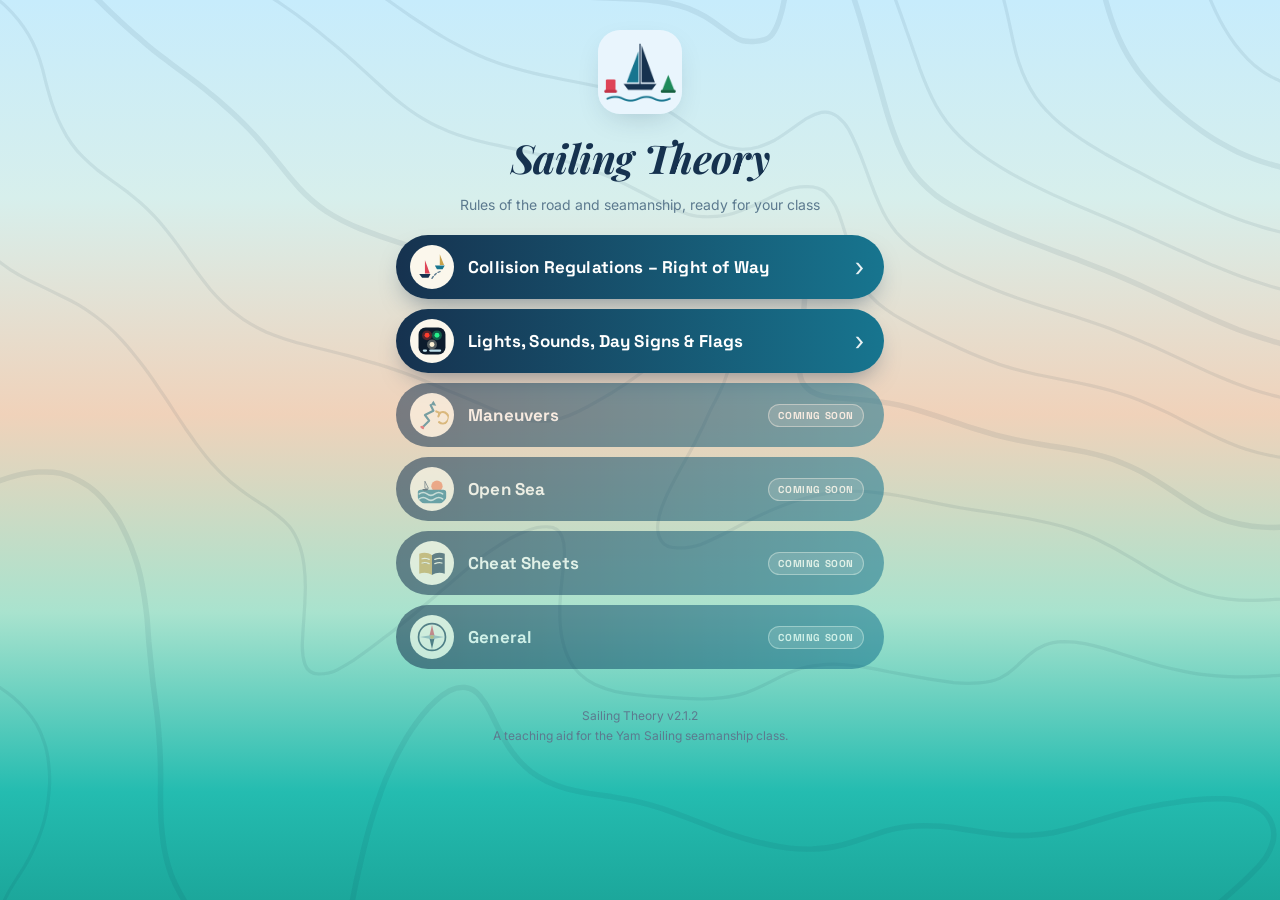
<file: index.html>
<!doctype html>
<html lang="en">
<head>
<meta charset="utf-8">
<meta name="viewport" content="width=device-width, initial-scale=1, viewport-fit=cover">
<title>Sailing Theory</title>
<meta name="description" content="Sailing theory: collision regulations, lights, sounds, day signs and flags, maneuvers, open sea, cheat sheets.">
<meta name="theme-color" content="#16324F">
<link rel="manifest" href="manifest.json">
<link rel="icon" type="image/png" sizes="192x192" href="icons/icon-192.png">
<link rel="apple-touch-icon" href="icons/apple-touch-icon.png">
<meta name="apple-mobile-web-app-capable" content="yes">
<meta name="mobile-web-app-capable" content="yes">
<meta name="apple-mobile-web-app-title" content="Sailing Theory">
<link rel="preconnect" href="https://fonts.googleapis.com">
<link rel="stylesheet" href="https://fonts.googleapis.com/css2?family=Space+Grotesk:wght@500;600;700&family=Inter:wght@400;500;600;700&family=Playfair+Display:ital,wght@1,700&family=IBM+Plex+Mono:wght@500;600&display=swap">
<link rel="stylesheet" href="shared/css/base.css">
<style>
/* Home: wordmark, then one big button per section (same layout as Master GMDSS) */
main{max-width:520px;margin:0 auto;padding:calc(env(safe-area-inset-top,0px) + 26px) max(16px,env(safe-area-inset-right,0px)) 48px max(16px,env(safe-area-inset-left,0px));display:grid;gap:14px}
.logo{width:84px;height:84px;margin:4px auto 0;display:block;border-radius:22px;box-shadow:var(--shadow)}
.mg-wordmark{font-size:40px;text-align:center;margin:8px 0 0}
.tagline{text-align:center;color:var(--ink-muted);font-size:14px;margin-bottom:6px}
.hubs{display:grid;gap:10px}
.hubbtn{display:grid;grid-template-columns:44px minmax(0,1fr) auto;align-items:center;gap:14px;min-height:64px;padding:8px 20px 8px 14px;border-radius:999px;text-decoration:none;
  color:#fff;background:var(--btn-primary);box-shadow:0 12px 24px -10px rgba(22,50,79,.5)}
.hubbtn svg{width:44px;height:44px;background:#FBF7EC;border-radius:50%;padding:5px}
.hubbtn b{display:block;font:700 17px var(--font-display);letter-spacing:.01em}
.hubbtn::after{content:"›";font-size:26px;line-height:1;opacity:.9}
a.hubbtn:active{transform:scale(.985)}
/* sections not built yet: same button, faded, with a "Coming soon" tag instead of the arrow */
.hubbtn.soon{opacity:.55;box-shadow:none;cursor:default}
.hubbtn.soon::after{content:"Coming soon";font:700 10px var(--font-display);letter-spacing:.06em;text-transform:uppercase;padding:4px 9px;border-radius:999px;background:rgba(255,255,255,.18);border:1px solid rgba(255,255,255,.45);white-space:nowrap;opacity:1}
.install-row{display:grid;justify-items:center;gap:6px}
.install{height:44px;padding:0 22px;border-radius:999px;border:1.5px solid var(--coral);background:var(--pastel-rose);color:var(--coral-deep);font:700 14px var(--font-body)}
.ioshint{font-size:12px;color:var(--ink-muted);text-align:center}
footer{color:var(--ink-muted);font-size:12px;text-align:center;margin-top:10px;display:grid;gap:2px}
@media (prefers-color-scheme: dark){:root:not([data-theme="light"]) .mg-wordmark{color:var(--gold)}}
:root[data-theme="dark"] .mg-wordmark{color:var(--gold)}
</style>
</head>
<body>
<main>
  <img class="logo" src="icons/icon-192.png" alt="">
  <h1 class="mg-wordmark">Sailing Theory</h1>
  <p class="tagline">Rules of the road and seamanship, ready for your class</p>

  <nav class="hubs" aria-label="Sections">
    <!-- Collision regulations: two boats on crossing courses -->
    <a class="hubbtn" href="right-of-way/"><svg viewBox="0 0 48 48" aria-hidden="true"><path d="M6 34h16l-3 5H10z" fill="#16324F"/><path d="M14 33V14l7 19z" fill="#DE4457"/><path d="M28 22h14l-3 5h-8z" fill="#17758F"/><path d="M35 21V6l6 15z" fill="#C9A24B"/><path d="M24 40c4-6 8-9 13-10" stroke="#5C7A8F" stroke-width="2" stroke-dasharray="3 3" fill="none" stroke-linecap="round"/></svg><span><b>Collision Regulations – Right of Way</b></span></a>

    <!-- Lights, sounds, day signs and flags: the module that's already built -->
    <a class="hubbtn" href="lights-signals/"><svg viewBox="0 0 48 48" aria-hidden="true"><rect x="5" y="5" width="38" height="38" rx="10" fill="#0D1C2C"/><circle cx="17" cy="16" r="7" fill="#ff3d2e" opacity=".3"/><circle cx="17" cy="16" r="3.5" fill="#ff3d2e"/><circle cx="31" cy="16" r="7" fill="#27f08a" opacity=".3"/><circle cx="31" cy="16" r="3.5" fill="#27f08a"/><circle cx="24" cy="29" r="7" fill="#fff3d6" opacity=".3"/><circle cx="24" cy="29" r="3.5" fill="#fff3d6"/><rect x="11" y="36" width="6" height="3" rx="1.5" fill="#BFE0EA"/><rect x="20" y="36" width="17" height="3" rx="1.5" fill="#BFE0EA"/></svg><span><b>Lights, Sounds, Day Signs &amp; Flags</b></span></a>

    <!-- Maneuvers: tacking zig-zag course -->
    <div class="hubbtn soon" aria-disabled="true"><svg viewBox="0 0 48 48" aria-hidden="true"><path d="M10 42l10-10-6-8 12-6-4-8" stroke="#17758F" stroke-width="3" fill="none" stroke-linecap="round" stroke-linejoin="round"/><path d="M22 10l4-6 4 7z" fill="#17758F"/><circle cx="10" cy="42" r="3" fill="#DE4457"/><path d="M34 34a8 8 0 1 0 0-12" stroke="#C9A24B" stroke-width="3" fill="none" stroke-linecap="round"/><path d="M30 19l5 2-2 5" stroke="#C9A24B" stroke-width="3" fill="none" stroke-linecap="round" stroke-linejoin="round"/></svg><span><b>Maneuvers</b></span></div>

    <!-- Open sea: horizon, sun and waves -->
    <div class="hubbtn soon" aria-disabled="true"><svg viewBox="0 0 48 48" aria-hidden="true"><circle cx="31" cy="20" r="8" fill="#FB8258"/><rect x="4" y="25" width="40" height="19" rx="4" fill="#17758F"/><path d="M6 31c4-3 7-3 11 0s7 3 11 0 7-3 11 0M6 38c4-3 7-3 11 0s7 3 11 0 7-3 11 0" stroke="#BFE0EA" stroke-width="2.2" fill="none" stroke-linecap="round"/><path d="M10 24h9l-2 2h-5z" fill="#16324F"/><path d="M14 23V13l5 10z" fill="#FBF7EC" stroke="#16324F" stroke-width="1"/></svg><span><b>Open Sea</b></span></div>

    <!-- Cheat sheets: open book (same as Master GMDSS Study) -->
    <div class="hubbtn soon" aria-disabled="true"><svg viewBox="0 0 48 48" aria-hidden="true"><path d="M6 11c6-2 12-2 18 2v28c-6-4-12-4-18-2z" fill="#C9A24B"/><path d="M42 11c-6-2-12-2-18 2v28c6-4 12-4 18-2z" fill="#16324F"/><path d="M10 18c3-.8 6-.6 10 1M10 24c3-.8 6-.6 10 1M28 19c4-1.6 7-1.8 10-1M28 25c4-1.6 7-1.8 10-1" stroke="#FBF7EC" stroke-width="1.8" stroke-linecap="round"/></svg><span><b>Cheat Sheets</b></span></div>

    <!-- General: compass rose -->
    <div class="hubbtn soon" aria-disabled="true"><svg viewBox="0 0 48 48" aria-hidden="true"><circle cx="24" cy="24" r="19" fill="#FBF7EC" stroke="#16324F" stroke-width="2.4"/><path d="M24 7l4 17h-8z" fill="#DE4457"/><path d="M24 41l-4-17h8z" fill="#16324F"/><path d="M7 24l17-3v6zM41 24l-17 3v-6z" fill="#93A9B8"/><circle cx="24" cy="24" r="2.6" fill="#C9A24B"/></svg><span><b>General</b></span></div>
  </nav>

  <div class="install-row">
    <button class="install" data-install hidden>Install app</button>
    <span class="ioshint" data-ios-hint hidden>To install on iPhone: tap Share, then “Add to Home Screen”.</span>
  </div>
  <footer><span>Sailing Theory <span data-version></span></span><span>A teaching aid for the Yam Sailing seamanship class.</span></footer>
</main>
<script src="shared/js/app.js"></script>
</body>
</html>
</file>
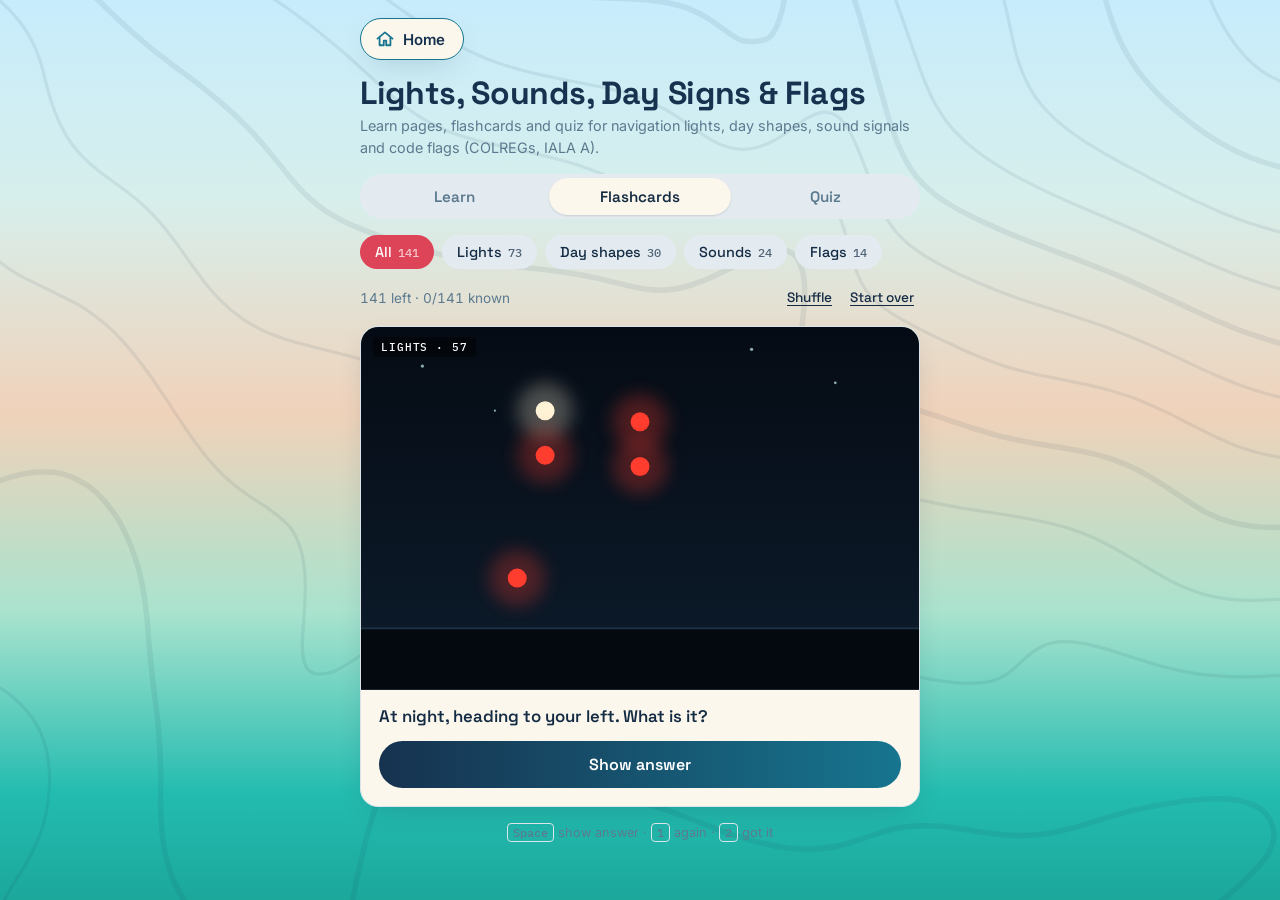
<file: lights-signals/index.html>
<!doctype html>
<html lang="en">
<head>
<meta charset="utf-8">
<meta name="viewport" content="width=device-width,initial-scale=1,viewport-fit=cover">
<title>Lights, Sounds, Day Signs &amp; Flags · Sailing Theory</title>
<meta name="description" content="Learn pages, flashcards and quiz for navigation lights, day shapes, sound signals and code flags.">
<meta name="theme-color" content="#16324F">
<link rel="manifest" href="../manifest.json">
<link rel="icon" type="image/png" sizes="192x192" href="../icons/icon-192.png">
<link rel="apple-touch-icon" href="../icons/apple-touch-icon.png">
<meta name="apple-mobile-web-app-capable" content="yes">
<meta name="mobile-web-app-capable" content="yes">
<meta name="apple-mobile-web-app-status-bar-style" content="black-translucent">
<meta name="apple-mobile-web-app-title" content="Sailing Theory">
<link rel="preconnect" href="https://fonts.googleapis.com">
<link rel="stylesheet" href="https://fonts.googleapis.com/css2?family=Space+Grotesk:wght@500;600;700&family=Inter:wght@400;500;600;700&family=Playfair+Display:ital,wght@1,700&family=IBM+Plex+Mono:wght@500;600&family=IBM+Plex+Sans+Hebrew:wght@400;500;600&display=swap">
<link rel="stylesheet" href="../shared/css/base.css">
<style>img{max-width:100%}[hidden]:not([hidden=until-found i]){display:none!important}</style>
</head>
<body>
<style>
/* Layout: one centred study column — header, set chips, a single card with its picture panel, then the grading bar */
:root{
  --surface:var(--surface-ivory); --chip:var(--bg-sunk); --good:var(--ok); --accent-ink:#ffffff;
  --display:var(--font-display),"IBM Plex Sans Hebrew",system-ui,sans-serif;
  --body:var(--font-body),"IBM Plex Sans Hebrew",system-ui,sans-serif;
  --mono:var(--f-mono);
}
body{font-family:var(--body);font-size:16px;line-height:1.5;padding-left:max(16px,env(safe-area-inset-left,0px));padding-right:max(16px,env(safe-area-inset-right,0px));padding-block:calc(env(safe-area-inset-top,0px) + 18px) calc(env(safe-area-inset-bottom,0px) + 40px)}
.wrap{max-width:560px;margin:0 auto;display:flex;flex-direction:column;gap:16px}
header{display:flex;justify-content:space-between;align-items:flex-start;gap:12px}
h1{font-family:var(--display);font-weight:700;font-size:clamp(1.5rem,5.5vw,2rem);color:var(--heading);line-height:1.1;margin:0;text-wrap:balance;letter-spacing:-.01em}
.sub{color:var(--muted);font-size:.9rem;margin:4px 0 0}
.lang{display:flex;border:1px solid var(--line);border-radius:999px;overflow:hidden;flex:none}
.lang button{border:0;background:transparent;color:var(--muted);font:600 .85rem var(--display);padding:6px 12px;cursor:pointer}
.lang button[aria-pressed="true"]{background:var(--ink);color:var(--bg)}
.chips{display:flex;flex-wrap:wrap;gap:8px}
.chip{border:1px solid transparent;background:var(--chip);color:var(--ink);font:500 .9rem var(--display);padding:7px 14px;border-radius:999px;cursor:pointer}
.chip[aria-pressed="true"]{background:var(--accent);color:var(--accent-ink)}
.chip .n{font-family:var(--mono);font-size:.75rem;opacity:.7;margin-inline-start:6px}
.stats{display:flex;justify-content:space-between;align-items:center;font-size:.85rem;color:var(--muted);font-variant-numeric:tabular-nums}
.stats .tools{display:flex;gap:6px}
.link{background:none;border:0;color:var(--ink);font:500 .85rem var(--display);text-decoration:underline;text-underline-offset:3px;cursor:pointer;padding:4px 6px}
.card{background:var(--surface);border:1.5px solid var(--line);box-shadow:var(--shadow);border-radius:var(--radius-md);overflow:hidden;display:flex;flex-direction:column}
.viz-wrap{position:relative}
.viz{display:block;width:100%;height:auto;max-width:100%}
.cat{position:absolute;top:10px;inset-inline-start:12px;font:500 .7rem var(--mono);letter-spacing:.08em;text-transform:uppercase;padding:3px 8px;border-radius:4px;background:rgba(0,0,0,.45);color:#fff}
.q{padding:14px 18px 0;font-family:var(--display);font-weight:600;font-size:1.05rem}
.body{padding:12px 18px 18px;display:flex;flex-direction:column;gap:12px}
.answer{border-top:1px dashed var(--line);padding-top:12px;display:flex;flex-direction:column;gap:6px}
.answer .a{font-family:var(--display);font-weight:600;font-size:1.2rem;line-height:1.3;text-wrap:balance}
.answer .d{color:var(--muted);font-size:.95rem}
.answer .rule{font:500 .75rem var(--mono);color:var(--muted);letter-spacing:.04em}
.btn{border:0;border-radius:12px;font:600 1rem var(--display);padding:13px 16px;cursor:pointer}
.btn:focus-visible,.chip:focus-visible,.lang button:focus-visible,.link:focus-visible,.play:focus-visible{outline:3px solid var(--accent);outline-offset:2px}
.reveal{background:var(--btn-primary);color:#fff;width:100%;border-radius:999px}
.grade{display:grid;grid-template-columns:1fr 1fr;gap:10px}
.again{background:var(--chip);color:var(--ink);border-radius:999px}
.got{background:var(--good);color:#fff;border-radius:999px}
.pattern{display:flex;flex-wrap:wrap;align-items:center;gap:8px;direction:ltr}
.blip{display:inline-block;background:var(--ink);border-radius:999px;height:12px}
.blip.s{width:12px}.blip.c{width:130px}.blip.f{width:14px;height:14px;background:#f3c64a;box-shadow:0 0 8px #f3c64a}.blip.l{width:46px}
.tag{font:500 .75rem var(--mono);border:1px solid var(--line);border-radius:6px;padding:2px 7px;color:var(--ink)}
.play{position:absolute;inset:0;margin:auto;width:84px;height:84px;border-radius:50%;border:2px solid #f3c64a;background:rgba(243,198,74,.12);color:#f3c64a;font:600 .85rem var(--display);cursor:pointer;display:flex;align-items:center;justify-content:center;flex-direction:column;gap:2px}
.play svg{width:26px;height:26px}
.mode{display:grid;grid-template-columns:1fr 1fr 1fr;background:var(--chip);border-radius:999px;padding:4px;gap:4px}
.mode button{border:0;border-radius:999px;background:transparent;color:var(--muted);font:600 .95rem var(--display);padding:9px;cursor:pointer}
.mode button[aria-pressed="true"]{background:var(--surface);color:var(--ink);box-shadow:0 1px 2px rgba(0,0,0,.12)}
.qlabel{display:block;font:500 .8rem var(--body);color:var(--muted);margin-bottom:2px}
.opts{display:flex;flex-direction:column;gap:8px}
.opts.grid{display:grid;grid-template-columns:1fr 1fr}
.opt{display:flex;align-items:center;gap:10px;text-align:start;border:1.5px solid var(--line);background:var(--surface);color:var(--ink);border-radius:12px;padding:11px 12px;font:500 .95rem var(--body);cursor:pointer;min-width:0}
.opt.pic{flex-direction:column;align-items:stretch;padding:8px}
.opt .ok{font:500 .75rem var(--mono);color:var(--muted);flex:none}
.opt.pic .ok{align-self:flex-start}
.opt:hover:not([disabled]){border-color:var(--ink)}
.opt[disabled]{cursor:default;opacity:.55}
.opt.right{border-color:var(--good);background:color-mix(in srgb,var(--good) 14%,var(--bg));opacity:1}
.opt.wrong{border-color:var(--accent);background:color-mix(in srgb,var(--accent) 14%,var(--bg));opacity:1}
.opt:focus-visible,.mode button:focus-visible{outline:3px solid var(--accent);outline-offset:2px}
.wrap.wide{max-width:1040px}
.learn{display:flex;flex-direction:column;gap:14px}
.learn h2{font:700 1.15rem var(--display);margin:10px 0 0;color:var(--heading)}
.lgrid{display:grid;grid-template-columns:repeat(auto-fill,minmax(260px,1fr));gap:10px}
.li{display:grid;grid-template-columns:116px minmax(0,1fr);gap:12px;align-items:center;background:var(--surface);border:1.5px solid var(--line);box-shadow:var(--shadow);border-radius:var(--radius-sm);padding:8px}
.li .viz{border-radius:8px}
.ltx{display:flex;flex-direction:column;gap:3px;min-width:0}
.ltx b{font:600 .95rem var(--display);line-height:1.3}
.lnum{font:500 .7rem var(--mono);color:var(--muted);letter-spacing:.03em}
.ld{font-size:.85rem;color:var(--muted);line-height:1.4}
.zoom{display:block;padding:0;border:0;background:none;cursor:zoom-in;border-radius:8px;overflow:hidden}
.zoom:focus-visible{outline:3px solid var(--accent);outline-offset:2px}
.lb{position:fixed;inset:0;z-index:50;background:#04090f;color:#eef3f7;display:flex;flex-direction:column;align-items:center;justify-content:center;gap:14px;
  padding:calc(56px + env(safe-area-inset-top,0px)) max(16px,env(safe-area-inset-right,0px)) calc(20px + env(safe-area-inset-bottom,0px)) max(16px,env(safe-area-inset-left,0px));overflow-y:auto}
.lb-body{width:100%;max-width:760px;display:flex;flex-direction:column;gap:10px;cursor:zoom-out}
.lb-body .viz{border-radius:14px;width:100%;max-height:62vh;object-fit:contain}
.lb-body .lnum{color:#9fb2c1}
.lb-body b{font:600 1.25rem var(--display);line-height:1.3;text-wrap:balance}
.lb-body .ld{font-size:1rem;color:#c3d0da;line-height:1.5}
.lb-btn{border:1px solid rgba(255,255,255,.25);background:rgba(255,255,255,.08);color:#fff;border-radius:999px;width:44px;height:44px;font:600 1.6rem/1 var(--display);cursor:pointer;display:flex;align-items:center;justify-content:center}
.lb-btn:focus-visible{outline:3px solid #f3c64a;outline-offset:2px}
.lb-x{position:absolute;top:calc(10px + env(safe-area-inset-top,0px));right:max(12px,env(safe-area-inset-right,0px))}
.lb-nav{display:flex;align-items:center;gap:16px;font:500 .85rem var(--mono);color:#9fb2c1;font-variant-numeric:tabular-nums}
.done{padding:28px 18px;text-align:center;display:flex;flex-direction:column;gap:14px;align-items:center}
.keys{font-size:.8rem;color:var(--muted);text-align:center}
.keys kbd{font:500 .75rem var(--mono);border:1px solid var(--line);border-radius:4px;padding:1px 5px}
.blink{animation:blink 1s steps(1) infinite}
@keyframes blink{50%{opacity:.08}}
@media (prefers-reduced-motion:reduce){.blink{animation-duration:2s}}
@media (max-width:420px){h1{font-size:1.35rem}.keys{display:none}}
</style>

<div class="wrap">
  <nav class="mg-topnav"><a class="mg-home" href="../"><svg viewBox="0 0 24 24" aria-hidden="true"><path d="M3 11.5 12 4l9 7.5" fill="none" stroke="currentColor" stroke-width="2.2" stroke-linecap="round" stroke-linejoin="round"/><path d="M5.5 10v9.5h5v-5.5h3v5.5h5V10" fill="none" stroke="currentColor" stroke-width="2.2" stroke-linejoin="round"/></svg><span>Home</span></a></nav>
  <header>
    <div>
      <h1 id="t-title"></h1>
      <p class="sub" id="t-sub"></p>
    </div>
    <div class="lang" role="group" aria-label="Language" hidden>
      <button id="lang-en" type="button">EN</button>
      <button id="lang-he" type="button">עב</button>
    </div>
  </header>
  <div class="mode" role="group" aria-label="Mode"><button id="mode-learn" type="button"></button><button id="mode-cards" type="button"></button><button id="mode-quiz" type="button"></button></div>
  <nav class="chips" id="chips" aria-label="Card set"></nav>
  <div class="stats"><span id="count"></span><span class="tools"><button class="link" id="shuffle" type="button"></button><button class="link" id="reset" type="button"></button></span></div>
  <section class="card" id="card" aria-live="polite"></section>
  <section class="learn" id="learn" hidden></section>
  <div class="lb" id="lb" role="dialog" aria-modal="true" aria-label="Enlarged picture" hidden>
    <button class="lb-btn lb-x" id="lb-x" type="button" aria-label="Close">&times;</button>
    <div class="lb-body" id="lb-body"></div>
    <div class="lb-nav"><button class="lb-btn" id="lb-prev" type="button" aria-label="Previous">&#8249;</button><span id="lb-pos"></span><button class="lb-btn" id="lb-next" type="button" aria-label="Next">&#8250;</button></div>
  </div>
  <p class="keys" id="keys"></p>
</div>

<script>
// ---------- copy ----------
const T={
 en:{title:'Lights, Sounds, Day Signs & Flags',sub:'Learn pages, flashcards and quiz for navigation lights, day shapes, sound signals and code flags (COLREGs, IALA A).',
  all:'All',lights:'Lights',shapes:'Day shapes',sounds:'Sounds',flags:'Flags',
  show:'Show answer',again:'Again',got:'Got it',left:'left',known:'known',shuffle:'Shuffle',reset:'Start over',
  play:'Play',stop:'Stop',done:'Every card in this set is marked as known.',studyAgain:'Study this set again',
  keys:'<kbd>Space</kbd> show answer · <kbd>1</kbd> again · <kbd>2</kbd> got it',
  v:{ahead:'At night, seen from ahead. What is it?',left:'At night, heading to your left. What is it?',right:'At night, heading to your right. What is it?',astern:'At night, seen from astern. What is it?',any:'At night. What is it?'},
  shapeQ:'By day. What does this signal?',
  sq:{sight:'Sound signal, vessels in sight of each other. What does it mean?',fog:'Sound signal in restricted visibility. What does it mean?',any:'Sound signal. What does it mean?'},
  flagQ:'Code flag. What does it mean?',modeLearn:'Learn',learnHead:{L:'Lights at night',D:'Day shapes',S:'Sound signals',F:'Flags'},lightQ:'Light signal between vessels in sight. What does it mean?',rev:'reverse',revQ:{D:'Which day shape shows:',F:'Which flag signal means:',S:'Which signal is given:'},modeCards:'Flashcards',modeQuiz:'Quiz',correct:'correct',score:'Score:',newQuiz:'New quiz',next:'Next',qkeys:'<kbd>1</kbd>–<kbd>4</kbd> answer · <kbd>Enter</kbd> next',catNames:{L:'Lights',D:'Day shape',S:'Signal',F:'Flag'}},
 he:{title:'אורות ואותות',sub:'כרטיסיות לאורות ניווט, צורות יום, אותות קול ודגלי קוד (COLREGs, IALA A).',
  all:'הכל',lights:'אורות',shapes:'צורות יום',sounds:'אותות קול',flags:'דגלים',
  show:'הצג תשובה',again:'שוב',got:'ידעתי',left:'נותרו',known:'ידועים',shuffle:'ערבב',reset:'התחל מחדש',
  play:'השמע',stop:'עצור',done:'כל הכרטיסים בקבוצה זו מסומנים כידועים.',studyAgain:'למד את הקבוצה שוב',
  keys:'<kbd>רווח</kbd> הצג תשובה · <kbd>1</kbd> שוב · <kbd>2</kbd> ידעתי · <kbd>P</kbd> השמע',
  v:{ahead:'בלילה, מבט מלפנים. מה זה?',left:'בלילה, מפליג שמאלה. מה זה?',right:'בלילה, מפליג ימינה. מה זה?',astern:'בלילה, מבט מאחור. מה זה?',any:'בלילה. מה זה?'},
  shapeQ:'ביום. מה מסמנת הצורה?',
  sq:{sight:'כלי שיט בראייה הדדית. מה המשמעות?',fog:'ראות מוגבלת. מה זה?',any:'בכל ראות. מה המשמעות?'},
  flagQ:'דגל קוד. מה משמעותו?',modeLearn:'לימוד',learnHead:{L:'אורות לילה',D:'סימני יום',S:'אותות קוליים',F:'דגלים'},lightQ:'אות אור בין כלי שיט בראייה. מה המשמעות?',rev:'הפוך',revQ:{D:'איזו צורת יום מסמנת:',F:'איזה אות דגלים משמעותו:',S:'איזה אות ניתן:'},modeCards:'כרטיסיות',modeQuiz:'מבחן',correct:'נכונות',score:'ציון:',newQuiz:'מבחן חדש',next:'הבא',qkeys:'<kbd>1</kbd>–<kbd>4</kbd> תשובה · <kbd>Enter</kbd> הבא · <kbd>P</kbd> השמע',catNames:{L:'אורות',D:'צורת יום',S:'אות',F:'דגל'}}
};

// ---------- data ----------
// ---- Lights: exactly the syllabus list (73 items). View: ahead | astern | left (bow left, port side shown) | right (bow right, starboard side shown) | any
const VT={
 P:{rule:'Rule 23',mast:1,sides:1,stern:1,en:'Power-driven vessel under 50 m, making way',he:'כלי שיט מונע עד 50 מ\', עושה דרך במים',nen:'If she shows you her red and is crossing from your starboard side, you give way.',nhe:'אם רואים את האדום שלו והוא חוצה מימינך, עליך לפנות.'},
 PL:{rule:'Rule 23',mast:2,sides:1,stern:1,en:'Power-driven vessel over 50 m, making way',he:'כלי שיט מונע מעל 50 מ\', עושה דרך במים',nen:'The aft masthead light is higher, so the pair shows which way she is heading.',nhe:'אור התורן האחורי גבוה יותר, כך שהזוג מראה לאן הוא פונה.'},
 SV:{rule:'Rule 25',sides:1,stern:1,en:'Sailing vessel making way',he:'מפרשית עושה דרך במים',nen:'No masthead light.',nhe:'אין אור תורן.'},
 SRG:{rule:'Rule 25',ar:['R','G'],sides:1,stern:1,en:'Sailing vessel over 20 m making way',he:'מפרשית מעל 20 מ\' עושה דרך במים',nen:'Red over green, sailing machine. Over 20 m she may not use a tricolour lantern.',nhe:'אדום מעל ירוק = מפרשית. מעל 20 מ\' אסור פנס תלת-צבעי.'},
 T:{rule:'Rule 24',stack:2,sides:1,stern:1,tow:1,en:'Power-driven vessel towing, tow 200 m or less',he:'כלי שיט גורר, אורך הגרירה עד 200 מ\'',nen:'Two masthead lights in a vertical line; yellow towing light above the sternlight.',nhe:'שני אורות תורן בקו אנכי; אור גרירה צהוב מעל אור הירכתיים.'},
 TB:{rule:'Rule 24',stack:2,aftmast:1,sides:1,stern:1,tow:1,en:'Towing vessel over 50 m, tow 200 m or less',he:'כלי שיט גורר מעל 50 מ\', אורך הגרירה עד 200 מ\'',nen:'Two masthead lights forward plus the aft masthead light of a vessel over 50 m.',nhe:'שני אורות תורן קדמיים ואור התורן האחורי של כלי שיט מעל 50 מ\'.'},
 TL:{rule:'Rule 24',stack:3,sides:1,stern:1,tow:1,en:'Power-driven vessel towing, tow over 200 m',he:'כלי שיט גורר, אורך הגרירה מעל 200 מ\'',nen:'Three masthead lights in a vertical line.',nhe:'שלושה אורות תורן בקו אנכי.'},
 PU:{rule:'Rule 24',stack:2,sides:1,stern:1,en:'Vessel pushing another vessel ahead',he:'כלי שיט הדוחף כלי שיט אחר לפניו',nen:'Two masthead lights in a vertical line, no towing light. The pushed vessel shows sidelights at her forward end.',nhe:'שני אורות תורן בקו אנכי, ללא אור גרירה. הנדחף מציג אורות צד בקצהו הקדמי.'},
 TR:{rule:'Rule 26',ar:['G','W'],mast:1,sides:1,stern:1,en:'Vessel trawling, making way',he:'מכמורתן בעבודה, עושה דרך במים',nen:'Green over white, trawling tonight. The masthead light aft is compulsory over 50 m.',nhe:'ירוק מעל לבן = מכמורת. אור התורן מאחור חובה מעל 50 מ\'.'},
 F:{rule:'Rule 26',ar:['R','W'],sides:1,stern:1,en:'Vessel fishing with nets (not trawling), making way',he:'כלי שיט העוסק בדיג ברשתות, עושה דרך במים',nen:'Red over white, fishing tonight.',nhe:'אדום מעל לבן = דיג.'},
 N:{rule:'Rule 27',ar:['R','R'],sides:1,stern:1,en:'Vessel not under command, making way',he:'כלי שיט ללא שליטה, עושה דרך במים',nen:'Red over red, the captain is dead.',nhe:'אדום מעל אדום = ללא שליטה.'},
 RAM:{rule:'Rule 27',ar:['R','W','R'],mast:1,sides:1,stern:1,en:'Vessel restricted in her ability to manoeuvre, making way',he:'כלי שיט מוגבל בכושרו לתמרן, עושה דרך במים',nen:'Red-white-red.',nhe:'אדום-לבן-אדום.'},
 RAML:{rule:'Rule 27',ar:['R','W','R'],mast:2,sides:1,stern:1,en:'Vessel over 50 m restricted in her ability to manoeuvre, making way',he:'כלי שיט מעל 50 מ\' מוגבל בכושרו לתמרן, עושה דרך במים',nen:'Red-white-red plus two masthead lights.',nhe:'אדום-לבן-אדום ושני אורות תורן.'},
 RAMS:{rule:'Rule 27',ar:['R','W','R'],en:'Vessel engaged in diving or underwater work',he:'כלי שיט העוסק בצלילה / עבודות תת-מימיות',nen:'Red-white-red only, because she is not making way.',nhe:'אדום-לבן-אדום בלבד, כי אינו עושה דרך.'},
 RAMT:{rule:'Rules 24, 27',ar:['R','W','R'],stack:2,sides:1,stern:1,tow:1,en:'Towing vessel restricted in her ability to manoeuvre, tow 200 m or less',he:'כלי שיט גורר מוגבל בכושרו לתמרן, אורך הגרירה עד 200 מ\'',nen:'Towing lights plus red-white-red.',nhe:'אורות גרירה ואדום-לבן-אדום.'},
 RAMTL:{rule:'Rules 24, 27',ar:['R','W','R'],stack:3,sides:1,stern:1,tow:1,en:'Towing vessel restricted in her ability to manoeuvre, tow over 200 m',he:'כלי שיט גורר מוגבל בכושרו לתמרן, אורך הגרירה מעל 200 מ\'',nen:'Three masthead lights plus red-white-red.',nhe:'שלושה אורות תורן ואדום-לבן-אדום.'},
 DR:{rule:'Rule 27',ar:['R','W','R'],mast:1,sides:1,stern:1,en:'Dredger making way',he:'מחפר העושה דרך במים',nen:'Red-white-red; two reds on the obstructed side, two greens on the side to pass.',nhe:'אדום-לבן-אדום; שני אדומים בצד החסום, שני ירוקים בצד שבו עוברים.'},
 CBD:{rule:'Rule 28',ar:['R','R','R'],mast:1,sides:1,stern:1,en:'Vessel constrained by her draught, making way',he:'כלי שיט מוגבל בשל שוקעו, עושה דרך במים',nen:'Three reds in a vertical line.',nhe:'שלושה אדומים בקו אנכי.'},
 CBDL:{rule:'Rule 28',ar:['R','R','R'],mast:2,sides:1,stern:1,en:'Vessel over 50 m constrained by her draught, making way',he:'כלי שיט מעל 50 מ\' מוגבל בשל שוקעו, עושה דרך במים',nen:'Three reds plus two masthead lights.',nhe:'שלושה אדומים ושני אורות תורן.'},
 PIL:{rule:'Rule 29',ar:['W','R'],sides:1,stern:1,en:'Pilot vessel on duty, making way',he:'כלי שיט שיש עליו נתב (נתב בתפקיד), עושה דרך במים',nen:'White over red, pilot ahead.',nhe:'לבן מעל אדום = נתב.'},
 A:{rule:'Rules 23, 25, 30',single:1,en:'A single white light',he:'אור לבן בודד',nen:'It can be a sternlight, a vessel under 7 m doing under 7 knots, a vessel at anchor or a rowing boat. Watch whether it moves.',nhe:'יכול להיות אור ירכתיים, כלי שיט קטן מ-7 מ\' ומהירותו קטנה מ-7 קשר, כלי שיט מעוגן או סירת משוטים. בדוק אם הוא זז.'},
 AL:{rule:'Rule 30',anchor:2,en:'Vessel over 50 m at anchor',he:'כלי שיט מעל 50 מ\' מעוגן',nen:'The forward anchor light is higher than the aft one.',nhe:'אור העוגן הקדמי גבוה מהאחורי.'},
 G:{rule:'Rule 30',ar:['R','R'],single:1,en:'Vessel under 50 m aground',he:'כלי שיט מתחת ל-50 מ\' על שרטון',nen:'Anchor light plus two reds.',nhe:'אור עוגן ושני אדומים.'},
 GL:{rule:'Rule 30',ar:['R','R'],anchor:2,en:'Vessel over 50 m aground',he:'כלי שיט מעל 50 מ\' על שרטון',nen:'Two anchor lights plus two reds.',nhe:'שני אורות עוגן ושני אדומים.'},
 H:{rule:'Rule 23',mast:1,sides:1,stern:1,flash:'Y',en:'High-speed non-displacement craft (hovercraft)',he:'כלי שיט מהיר, חסר הדחק (רחפת)',nen:'Power-driven lights plus a flashing yellow all-round light.',nhe:'אורות כלי שיט מונע ואור סביבי צהוב מהבהב.'},
 M:{rule:'Rule 27',mine:1,mast:1,sides:1,stern:1,en:'Mine clearance vessel',he:'שולת מוקשים',nen:'Three all-round greens. Keep 1,000 m clear.',nhe:'שלושה ירוקים סביביים. להתרחק 1,000 מ\'.'},
 SUB:{rule:'Rule 1(c)',en:'Submarine on the surface',he:'צוללת על פני המים',nen:'Her masthead light sits low and forward, below the sidelights on the fin.',nhe:'אור התורן שלה נמוך וקדמי, מתחת לאורות הצד שעל המגדל.'}
};
const VIEWSUF={ahead:[', seen from ahead',', מבט מלפנים'],astern:[', seen from astern',', מבט מאחור'],left:[', heading left (her port side)',', מפליג שמאלה'],right:[', heading right (her starboard side)',', מפליג ימינה'],any:['','']};
const CN={R:['red','אדום'],W:['white','לבן'],G:['green','ירוק'],Y:['yellow','צהוב']};
const NUM={2:['two','שני'],3:['three','שלושה']};
function layout(v,view){
  const P=[];const has=v.ar||v.mine;
  if(view==='ahead'||view==='any'){
    const ax=v.mast||v.stack?96:100;
    if(v.mine){P.push(['G',100,22],['G',64,40],['G',136,40])}
    (v.ar||[]).forEach((c,i)=>P.push([c,ax,(v.ar.length>2?34:40)+i*16]));
    const mx=has&&!v.mine?116:100;
    if(v.mast===1)P.push(['W',mx,v.mine?56:has?22:40]);
    if(v.mast===2){if(has&&!v.mine)P.push(['W',114,60],['W',118,24]);else P.push(['W',98,58],['W',102,32])}
    if(v.stack)for(let i=0;i<v.stack;i++)P.push(['W',v.ar?116:98,62-i*14]);
    if(v.aftmast)P.push(['W',104,24]);
    if(v.flash)P.push([v.flash,100,18,1]);
    if(view==='ahead'&&v.sides)P.push(['G',84,92],['R',116,92]);
    if(v.single)P.push(['W',v.ar?134:100,72]);
  } else if(view==='astern'){
    if(v.mine){P.push(['G',100,22],['G',64,40],['G',136,40])}
    (v.ar||[]).forEach((c,i)=>P.push([c,100,30+i*16]));
    if(v.flash)P.push([v.flash,100,18,1]);
    if(v.tow)P.push(['Y',100,76]);
    if(v.stern)P.push(['W',100,90]);
  } else { // left = bow left (port side), right = bow right (starboard side)
    const L=view!=='right',bow=L?50:150,stn=L?150:50,d=L?-1:1,fwd=bow+d*-25,aft=stn+d*30;
    if(v.mine)P.push(['G',100,24],['G',100,40]);
    (v.ar||[]).forEach((c,i)=>P.push([c,100,(v.anchor?36:34)+i*16]));
    if(v.mast===1)P.push(['W',fwd,v.mine?40:48]);
    if(v.mast===2)P.push(['W',fwd,58],['W',aft,30]);
    if(v.stack)for(let i=0;i<v.stack;i++)P.push(['W',fwd,62-i*14]);
    if(v.aftmast)P.push(['W',aft,28]);
    if(v.flash)P.push([v.flash,100,18,1]);
    if(v.sides)P.push([L?'R':'G',bow-d*6,90]);
    if(v.single)P.push(['W',bow,70]);
    if(v.anchor===2)P.push(['W',L?28:172,56],['W',L?172:28,78]);
  }
  return P;
}
function describe(v,view){
  const en=[],he=[];
  if(v.mine){en.push('three all-round greens');he.push('שלושה ירוקים סביביים')}
  if(v.ar){en.push('all-round '+v.ar.map(c=>CN[c][0]).join(' over '));he.push(v.ar.map(c=>CN[c][1]).join(' מעל ')+' (סביביים)')}
  if(v.flash){en.push('flashing yellow');he.push('צהוב מהבהב')}
  if(view!=='astern'){
    if(v.mast===1){en.push('masthead light');he.push('אור תורן')}
    if(v.mast===2){en.push('two masthead lights, aft one higher');he.push('שני אורות תורן, האחורי גבוה יותר')}
    if(v.stack){en.push(NUM[v.stack][0]+' masthead lights in a vertical line');he.push(NUM[v.stack][1]+' אורות תורן בקו אנכי')}
    if(v.aftmast){en.push('aft masthead light');he.push('אור תורן אחורי')}
  }
  if(v.sides){if(view==='ahead'){en.push('both sidelights');he.push('שני אורות צד')}
    if(view==='left'){en.push('red sidelight');he.push('אור צד אדום')}
    if(view==='right'){en.push('green sidelight');he.push('אור צד ירוק')}}
  if(view==='astern'){if(v.tow){en.push('yellow towing light');he.push('אור גרירה צהוב')}if(v.stern){en.push('white sternlight');he.push('אור ירכתיים לבן')}}
  if(v.single){en.push(v.ar?'anchor light':'one white light');he.push(v.ar?'אור עוגן':'אור לבן אחד')}
  if(v.anchor===2){en.push('two anchor lights');he.push('שני אורות עוגן')}
  const cap=s=>s?s.charAt(0).toUpperCase()+s.slice(1):s;
  return [(en.length?cap(en.join(', '))+'. ':'')+v.nen,(he.length?he.join(', ')+'. ':'')+v.nhe];
}
// tow behind a tug seen from the side: squeeze the tug toward the bow and add the tow's sidelight
function withTow(P,view){
  const L=view==='left';
  const out=P.map(([c,x,y,b])=>[c,L?8+x*.5:92+x*.5,y,b]);
  out.push([L?'R':'G',L?178:22,92]);
  return out;
}
// [syllabus number, type, view, options]
const SYL=[
 [1,'SV','ahead'],[2,'CBDL','ahead'],
 [3,'DR','astern',{extra:[['G',58,60],['G',58,76],['R',142,60],['R',142,76]],en:'Dredger, obstruction on her starboard side, seen from astern',he:'מחפר מוגבל בכושרו לתמרן, מכשול בדופן ימין, מבט מאחור',den:'Red-white-red and sternlight. From astern her starboard side is on your right, so the two reds are on the right; pass on the left, by the greens.',dhe:'אדום-לבן-אדום ואור ירכתיים. מאחור, דופן ימין שלו מימינך, לכן האדומים מימין; עוברים משמאל, ליד הירוקים.'}],
 [4,'F','astern',{extra:[['W',140,58]],en:'Vessel fishing, gear out on her starboard side, seen from astern',he:'כלי שיט בדיג, פורש רשת מצד ימין, מבט מאחור',den:'Red over white, sternlight, plus an all-round white towards gear extending more than 150 m.',dhe:'אדום מעל לבן, אור ירכתיים, ולבן סביבי לכיוון ציוד ששלוח מעל 150 מ\'.'}],
 [5,'SUB','ahead',{lights:[['G',86,48],['R',114,48],['W',100,76]]}],
 [6,'T','left',{tow:1,en:'Tug and tow, tow under 200 m, heading left',he:'כלי שיט גורר ונגרר, אורך הגרירה פחות מ-200 מ\', מפליגים שמאלה'}],
 [7,'G','any'],[8,'F','ahead'],[9,'M','ahead'],[10,'PIL','ahead'],
 [11,'RAMT','left',{tow:1,en:'Tug and tow restricted in ability to manoeuvre, tow under 200 m, heading left',he:'גורר ונגרר מוגבלים בכושרם לתמרן, אורך הגרירה פחות מ-200 מ\', מפליגים שמאלה'}],
 [12,'PL','left'],[13,'SV','left'],[14,'SRG','right'],[15,'P','ahead'],[16,'H','ahead'],
 [17,'T','astern',{extra:[['W',140,96]],en:'Tug and tow, seen from astern',he:'כלי שיט גורר ונגרר, מבט מאחור',den:'The tug\'s yellow towing light over her sternlight, and the tow\'s own white sternlight closer to you.',dhe:'אור הגרירה הצהוב של הגוררת מעל אור הירכתיים שלה, ואור הירכתיים הלבן של הנגרר קרוב יותר אליך.'}],
 [18,'H','astern'],[19,'TR','right'],[20,'N','astern'],[21,'PIL','astern'],[22,'RAML','left'],
 [23,'RAMT','astern',{extra:[['W',146,96]],en:'Towing vessel restricted in her ability to manoeuvre, with tow, seen from astern',he:'כלי שיט גורר המוגבל בכושרו לתמרן ונגרר, מבט מאחור'}],
 [24,'SRG','left'],[25,'CBDL','right'],
 [26,'DR','any',{lights:[['R',100,36],['W',100,52],['R',100,68],['R',58,60],['R',58,76],['G',142,60],['G',142,76]],en:'Dredger with lights marking the obstruction',he:'מחפר, עם אורות הכוונה לצד המכשול',den:'Red-white-red, two reds on the obstructed side, two greens on the side to pass.',dhe:'אדום-לבן-אדום, שני אדומים בצד החסום, שני ירוקים בצד שבו עוברים.'}],
 [27,'A','any'],[28,'TB','ahead'],
 [29,'TR','astern',{extra:[['W',60,58]],en:'Trawler with nets out on her port side, seen from astern',he:'מכמורתן, פורש רשתות מצד שמאל, מבט מאחור',den:'Green over white, sternlight, plus a white towards the gear on her port side (your left from astern).',dhe:'ירוק מעל לבן, אור ירכתיים, ולבן לכיוון הציוד בצד שמאל שלו (משמאלך כשמסתכלים מאחור).'}],
 [30,'P','left'],[31,'M','right'],[32,'M','astern'],[33,'N','left'],[34,'PIL','right'],[35,'RAM','ahead'],[36,'PL','ahead'],
 [37,'SRG','astern'],[38,'CBD','astern'],[39,'GL','left',{en:'Vessel over 50 m aground',he:'כלי שיט מעל 50 מ\' על שרטון'}],[40,'H','right'],
 [41,'SUB','right',{lights:[['W',44,64],['G',104,52],['W',150,76]]}],
 [42,'RAM','astern'],[43,'P','right'],[44,'TR','left'],[45,'N','right'],[46,'PIL','left'],[47,'RAMTL','ahead'],[48,'SV','right'],[49,'CBDL','left'],
 [50,'DR','ahead',{extra:[['G',60,64],['G',60,80],['R',150,64],['R',150,80]],en:'Dredger making way, obstruction on her port side, seen from ahead',he:'מחפר עושה דרך במים, מכשול בצד שמאל, מבט מלפנים',den:'From ahead her port side is on your right, so the two reds are on the right. Pass on your left, by the greens.',dhe:'מלפנים, צד שמאל שלו מימינך, לכן האדומים מימין. עוברים משמאלך, ליד הירוקים.'}],
 [51,'F','right'],
 [52,'SUB','left',{lights:[['W',156,64],['R',96,52],['W',50,76]]}],
 [53,'T','right',{tow:1,en:'Tug and tow, tow under 200 m, heading right',he:'כלי שיט גורר ונגרר, אורך הגרירה פחות מ-200 מ\', מפליגים ימינה'}],
 [54,'DR','right',{extra:[['R',120,64],['R',120,80]],en:'Dredger seen from her starboard side, obstruction on this side',he:'מחפר מוגבל בכושרו לתמרן, נראה מדופן ימין, עם סימון מכשול בדופן זו',den:'You see the two reds of the obstructed side. Do not pass on this side.',dhe:'רואים את שני האדומים של הצד החסום. אין לעבור בצד זה.'}],
 [55,'F','left'],[56,'M','left'],
 [57,'N','left',{extra:[['W',66,30],['R',66,46]],en:'Vessel not under command with a pilot on board, heading left',he:'כלי שיט ללא שליטה שיש עליו נתב, מפליג שמאלה',den:'Two reds for not under command, white over red for the pilot, red sidelight.',dhe:'שני אדומים לכלי שיט ללא שליטה, לבן מעל אדום לנתב, אור צד אדום.'}],
 [58,'SRG','ahead'],
 [59,'RAMT','right',{tow:1,en:'Tug and tow restricted in ability to manoeuvre, tow under 200 m, heading right',he:'גורר ונגרר מוגבלים בכושרם לתמרן, אורך הגרירה פחות מ-200 מ\', מפליגים ימינה'}],
 [60,'TL','left',{tow:1,en:'Tug and tow, tow over 200 m, heading left',he:'כלי שיט גורר ונגרר, אורך הגרירה מעל 200 מ\', מפליגים שמאלה'}],
 [61,'AL','right',{en:'Vessel over 50 m at anchor, seen from her starboard side',he:'כלי שיט מעל 50 מ\' מעוגן (דופן ימין)'}],
 [62,'H','left'],
 [63,'PU','ahead',{lights:[['W',100,48],['W',100,62],['G',36,92],['R',164,92]]}],
 [64,'TR','ahead'],
 [65,'DR','left',{extra:[['G',80,64],['G',80,80]],en:'Dredger making way seen from her port side, safe to pass on this side',he:'מחפר עושה דרך במים, במבט לדופן שמאל, עם הכוונה למעבר בטוח בקרבת דופן שמאל',den:'You see the two greens: this is the side to pass.',dhe:'רואים את שני הירוקים: זה הצד שבו עוברים.'}],
 [66,'N','ahead'],[67,'RAML','right'],
 [68,'M','ahead',{lights:[['G',100,22],['G',136,40],['W',100,56],['G',84,92],['R',116,92]],en:'Mine clearance vessel under 50 m, seen from ahead',he:'שולת מוקשים עד 50 מ\', מבט מהחרטום',den:'From this angle one yardarm green is hidden.',dhe:'מזווית זו אחד הירוקים בסרנין מוסתר.'}],
 [69,'PL','right'],[70,'RAMS','any'],
 [71,'','any',{lights:[['R',60,74],['G',140,74]],rule:'IALA A',en:'Harbour entrance lights',he:'אורות סימון כניסה למעגנה / נמל',den:'Entering harbour in Region A: red on your port side, green on your starboard side.',dhe:'בכניסה לנמל באזור A: אדום משמאלך, ירוק מימינך.'}],
 [72,'TL','right',{tow:1,en:'Tug and tow, tow over 200 m, heading right',he:'כלי שיט גורר ונגרר, אורך הגרירה מעל 200 מ\', מפליגים ימינה'}],
 [73,'','any',{lights:[['W',100,50],['G',100,66]],rule:'Local harbour signal',en:'Rough sea warning at the harbour exit (Beaufort 5 and above)',he:'סימון אזהרת מצב ים קשה ביציאה מנמל (בופור 5 ומעלה)',den:'White over green, shown at the harbour exit when the sea is Beaufort 5 or more.',dhe:'לבן מעל ירוק, מוצג ביציאה מהנמל כשמצב הים בופור 5 ומעלה.'}]
];
const VQ={ahead:'ahead',astern:'astern',left:'left',right:'right',any:'any'};
const LIGHTS=SYL.map(([n,k,view,o={}])=>{
  const v=VT[k]||{};let lights=o.lights||layout(v,view);
  if(o.tow)lights=withTow(lights,view);
  if(o.extra)lights=lights.concat(o.extra);
  const [den,dhe]=o.den?[o.den,o.dhe||o.den]:(k?describe(v,view):['','']);
  return {id:'L'+n,num:n,cat:'L',view:VQ[view],lights,rule:o.rule||v.rule,
    en:o.en||(v.en+VIEWSUF[view][0]),he:o.he||(v.he+VIEWSUF[view][1]),den,dhe};
});

// ---- Day shapes: syllabus 75–89
const D=(num,shapes,rule,en,he,den,dhe,yard)=>({id:'D'+num,num,cat:'D',shapes,rule,en,he,den,dhe,yard});
const SHAPES=[
 D(75,[['cyl',100,52]],'Rule 28','Vessel constrained by her draught','כלי שיט המוגבל בשל שוקע','A cylinder.','גליל.'),
 D(76,[['ball',100,36],['ball',64,58],['ball',136,58]],'Rule 27','Mine clearance vessel at work','שולת מוקשים בפעולה','Three balls: one at the masthead, one at each yardarm. Keep 1,000 m clear on both sides.','שלושה כדורים: בראש התורן ובשני קצות הסרנין. להתרחק 1,000 מ\' משני הצדדים.',true),
 D(77,[['ball',100,44]],'Rule 30','Vessel at anchor, or a weather warning when shown on a harbour structure','כלי שיט עוגן / אזהרה מטאורולוגית ביציאה מנמל, כאשר נמצא על מבנה נמל','One ball. On a vessel: at anchor. On the harbour structure: weather warning at the harbour exit.','כדור אחד. על כלי שיט: מעוגן. על מבנה הנמל: אזהרה מטאורולוגית ביציאה מהנמל.'),
 D(78,[['dia',56,48],['ball',100,36],['dia',100,64],['ball',100,92]],'Rules 24, 27','Towing vessel restricted in her ability to manoeuvre','כלי שיט גורר המוגבל בכושרו לתמרן','Ball-diamond-ball plus the towing diamond.','כדור-מעוין-כדור ומעוין הגרירה.',true),
 D(79,[['ball',100,36],['dia',100,64],['ball',100,92]],'Rule 27','Vessel restricted in her ability to manoeuvre','כלי שיט המוגבל בכושרו לתמרן','Ball, diamond, ball.','כדור, מעוין, כדור.'),
 D(80,[['ball',100,40],['ball',100,68]],'Rule 27','Vessel not under command','כלי שיט ללא שליטה','Two balls in a vertical line.','שני כדורים בקו אנכי.'),
 D(81,[['ball',100,36],['ball',100,64],['ball',100,92]],'Rule 30','Vessel aground','כלי שיט על שרטון','Three balls in a vertical line.','שלושה כדורים בקו אנכי.'),
 D(82,[['coneDown',100,46]],'Rule 25','Sailing vessel also under engine','מפרשית המפליגה בעזרת מנוע','A cone, point down.','חרוט, חוד למטה.'),
 D(83,[['sqflag',100,38],['ball',100,72]],'Annex IV','In distress and needing help','נמצא במצוקה מבקש עזרה','A square flag with a ball above or below it.','דגל מרובע עם כדור מעליו או מתחתיו.'),
 D(84,[['coneDown',100,42],['coneUp',100,64]],'Rule 26','Vessel trawling','כלי שיט מכמורתן בעבודתו','Two cones with points together.','שני חרוטים, חוד מול חוד.'),
 D(85,[['coneUp',100,50]],'Rule 26','Fishing with nets, gear extending more than 150 m horizontally from the vessel','ספינת דייג רשתות, שאורכו של הציוד אופקית מהספינה מעל 150 מ\'','A cone, point up, shown towards the gear.','חרוט, חוד למעלה, לכיוון הציוד.'),
 D(86,[['dia',100,50]],'Rule 24','Towing vessel, tow over 200 m','כלי שיט גורר, כשאורך המשך לנגרר מעל 200 מטר','A diamond, on both the tug and the tow.','מעוין, גם על הגוררת וגם על הנגרר.'),
 D(87,[['ball',100,32],['dia',100,58],['ball',100,84],['ball',56,58],['ball',56,84],['dia',144,58],['dia',144,84]],'Rule 27','Dredger: obstruction on the side with the balls, safe to pass on the side with the diamonds','כלי שיט / מחפר מוגבל בכושרו לתמרן עם מכשול בדופן המסומנת בכדורים, ואפשרות למעבר בטוח בצד המסומן במעוינים','Balls mark the obstructed side, diamonds the side to pass.','כדורים בצד החסום, מעוינים בצד שבו עוברים.',true),
 D(88,[['ball',100,32],['dia',100,58],['ball',100,84],['dia',144,58],['dia',144,84]],'Rule 27','Dredger: safe to pass on the side marked by diamonds','כלי שיט / מחפר מוגבל בכושרו לתמרן עם אפשרות למעבר בטוח בצד המסומן ע"י מעוינים','Ball-diamond-ball plus two diamonds on the side to pass.','כדור-מעוין-כדור ושני מעוינים בצד שבו עוברים.',true),
 D(89,[['ball',100,32],['dia',100,58],['ball',100,84],['ball',56,58],['ball',56,84]],'Rule 27','Dredger: obstruction on the side marked by balls','כלי שיט / מחפר מוגבל בכושרו לתמרן עם מכשול בדופן המסומנת ע"י כדורים','Ball-diamond-ball plus two balls on the obstructed side.','כדור-מעוין-כדור ושני כדורים בצד החסום.',true)
];
// ---- Sound signals: syllabus 111–122 (123–125 are decoys)
const S=(num,ctx,seq,rule,en,he,den,dhe)=>({id:'S'+num,num,cat:'S',ctx,seq,rule,en,he,den,dhe});
const SOUNDS=[
 S(111,'sight','s','Rule 34','I am altering my course to starboard','אני משנה אורחי לימין','One short blast.','צפירה קצרה אחת.'),
 S(112,'fog','l','Rule 35','Power-driven vessel making way in restricted visibility','כלי שיט ממוכן עושה דרכו במים בראות מוגבלת','One long blast every 2 minutes or less.','צפירה ארוכה אחת, כל 2 דקות לכל היותר.'),
 S(113,'sight','sss','Rule 34','Power-driven vessel operating astern propulsion','כלי שיט ממוכן, מפעיל מכונות לאחור','Three short blasts.','שלוש צפירות קצרות.'),
 S(114,'sight','ss','Rule 34','I am altering my course to port','אני משנה אורחי לשמאל','Two short blasts.','שתי צפירות קצרות.'),
 S(115,'sight','sssss','Rule 34','I do not understand your intentions','לא מבין כוונותיך בתמרונך','At least five short, rapid blasts.','לפחות חמש צפירות קצרות ומהירות.'),
 S(116,'sight','llss','Rule 34','I intend to overtake you on your port side','אני מתכוון להשיג אותך ולעבור בצדך השמאלי','Two long, two short.','שתיים ארוכות, שתיים קצרות.'),
 S(117,'sight','lsls','Rule 34','I agree to be overtaken','מסכים לבקשתך להשיג אותי','Long, short, long, short.','ארוכה, קצרה, ארוכה, קצרה.'),
 S(118,'fog','ll','Rule 35','Power-driven vessel underway in restricted visibility, stopped and not making way','כלי שיט ממוכן בדרך בראות מוגבלת שעצר ואינו עושה דרכו במים','Two long blasts every 2 minutes or less.','שתי צפירות ארוכות, כל 2 דקות לכל היותר.'),
 S(119,'any','C','Annex IV','I am in distress and need immediate help','אני במצוקה מבקש עזרה מיידית','Continuous sounding of the fog signal.','צפירה רציפה.'),
 S(120,'fog','lsss','Rule 35','Vessel being towed (also: loading, carrying or discharging dangerous goods)','כלי שיט נגרר / אני טוען, נושא או פורק מטענים מסוכנים','One long, three short.','ארוכה ושלוש קצרות.'),
 S(121,'sight','lls','Rule 34','I intend to overtake you on your starboard side','מתכוון להשיג אותך ולעבור בצדך הימני','Two long, one short.','שתיים ארוכות, אחת קצרה.'),
 S(122,'fog','lss','Rule 35','Restricted in ability to manoeuvre, constrained by draught, not under command, sailing or towing, making way in restricted visibility','כלי שיט מוגבל בכושרו לתמרן / מוגבל בשל שוקע / אין עליו שליטה / מפרשית / גוררת, בראות מוגבלת עושה דרכו במים','One long, two short, every 2 minutes or less.','ארוכה ושתיים קצרות, כל 2 דקות לכל היותר.')
];
const DECOYS=[['lsl',123],['lll',124],['slll',125]].map(([seq,num])=>({id:'X'+num,num,cat:'S',rev:1,decoy:1,ctx:'any',seq,en:'',he:'',den:'',dhe:''}));
// ---- Flags: only A B C H N O Q
const PHON={A:'Alfa',B:'Bravo',C:'Charlie',H:'Hotel',N:'November',O:'Oscar',Q:'Quebec'};
const FL=(k,num,en,he)=>({id:'F'+k,num,cat:'F',flags:[k],rule:'International Code of Signals',en,he,den:k+' · '+PHON[k],dhe:k+' · '+PHON[k]});
const FLAGS=[
 FL('N',92,'No (negative)','לא (שלילי)'),
 FL('C',93,'Yes (affirmative)','כן (חיובי)'),
 FL('B',95,'I am loading, discharging or carrying dangerous goods','אני טוען, פורק או נושא חומרים מסוכנים'),
 FL('A',98,'I have a diver down; keep well clear at slow speed','עוסק בצלילה, התרחק בזהירות'),
 FL('H',100,'I have a pilot on board','יש נתב באנייתי'),
 FL('O',104,'Man overboard','אדם בים'),
 FL('Q',106,'My vessel is healthy and I request free pratique','ספינתי בריאה, מבקש רשות פעולה חופשית בנמל')
];
const REV=[...SHAPES,...FLAGS,...SOUNDS].map(c=>({...c,id:'R'+c.id,rev:1}));
const ALL=[...LIGHTS,...SHAPES,...SOUNDS,...FLAGS,...REV];


// ---------- drawing ----------
const LC={W:'#fff3d6',R:'#ff3d2e',G:'#27f08a',Y:'#ffcb2e'};
function lightsSVG(c){
  let g='';
  for(const [k,x,y,b] of c.lights){
    g+=`<g class="${b?'blink':''}"><circle cx="${x}" cy="${y}" r="10" fill="${LC[k]}" opacity=".28" filter="url(#glow)"/><circle cx="${x}" cy="${y}" r="3.4" fill="${LC[k]}"/></g>`;
  }
  return `<svg class="viz" viewBox="0 0 200 130" role="img" aria-label="Navigation lights at night">
  <defs><linearGradient id="sky" x1="0" y1="0" x2="0" y2="1"><stop offset="0" stop-color="#050b14"/><stop offset="1" stop-color="#0d1c2c"/></linearGradient>
  <filter id="glow" x="-1" y="-1" width="3" height="3"><feGaussianBlur stdDeviation="3"/></filter></defs>
  <rect width="200" height="130" fill="url(#sky)"/>
  <rect y="108" width="200" height="22" fill="#040910"/><line x1="0" y1="108" x2="200" y2="108" stroke="#1b3247" stroke-width=".6"/>
  <circle cx="22" cy="14" r=".6" fill="#8aa"/><circle cx="170" cy="20" r=".5" fill="#8aa"/><circle cx="140" cy="8" r=".6" fill="#8aa"/><circle cx="48" cy="30" r=".4" fill="#8aa"/>
  ${g}</svg>`;
}
function shape(t,x,y){
  const k='#151a1f';
  if(t==='ball')return `<circle cx="${x}" cy="${y}" r="10" fill="${k}"/>`;
  if(t==='dia')return `<polygon points="${x},${y-12} ${x+9},${y} ${x},${y+12} ${x-9},${y}" fill="${k}"/>`;
  if(t==='cyl')return `<rect x="${x-8}" y="${y-13}" width="16" height="26" fill="${k}"/>`;
  if(t==='coneUp')return `<polygon points="${x},${y-10} ${x+11},${y+10} ${x-11},${y+10}" fill="${k}"/>`;
  if(t==='coneDown')return `<polygon points="${x-11},${y-10} ${x+11},${y-10} ${x},${y+10}" fill="${k}"/>`;
  if(t==='flagA')return `<g transform="translate(${x} ${y-20}) scale(.5)">${flag('A')}</g>`;
  if(t==='sqflag')return `<rect x="${x}" y="${y-12}" width="26" height="24" fill="${k}"/>`;
  return '';
}
function shapesSVG(c){
  let s='';const xs=c.shapes.map(a=>a[1]);
  for(const [t,x,y] of c.shapes){ if(x!==100) s+=`<line x1="${x}" y1="20" x2="${x}" y2="${y}" stroke="#56636d" stroke-width=".7"/>`; s+=shape(t,x,y); }
  const yard=c.yard?`<line x1="${Math.min(...xs,70)}" y1="20" x2="${Math.max(...xs,130)}" y2="20" stroke="#56636d" stroke-width="2"/>`:'';
  return `<svg class="viz" viewBox="0 0 200 130" role="img" aria-label="Day shapes">
  <defs><linearGradient id="day" x1="0" y1="0" x2="0" y2="1"><stop offset="0" stop-color="#bcd6e6"/><stop offset="1" stop-color="#e6f0f5"/></linearGradient></defs>
  <rect width="200" height="130" fill="url(#day)"/><rect y="112" width="200" height="18" fill="#7d9fb2"/>
  <line x1="100" y1="6" x2="100" y2="112" stroke="#56636d" stroke-width="2"/>${yard}${s}</svg>`;
}
const FR='#d2232a',FB='#1c4f9c',FY='#f6c21c',FK='#141414',FW='#ffffff';
function flag(k){
  const r=(x,y,w,h,c)=>`<rect x="${x}" y="${y}" width="${w}" height="${h}" fill="${c}"/>`;
  const p=(pts,c)=>`<polygon points="${pts}" fill="${c}"/>`;
  const swal='0,0 120,0 90,40 120,80 0,80';
  let b='';
  switch(k){
   case'A':b=`<clipPath id="sw"><polygon points="${swal}"/></clipPath><g clip-path="url(#sw)">${r(0,0,60,80,FW)}${r(60,0,60,80,FB)}</g><polygon points="${swal}" fill="none" stroke="#9aa5ad" stroke-width="1"/>`;return wrap(b,true);
   case'B':return wrap(p(swal,FR),true);
   case'C':b=r(0,0,120,16,FB)+r(0,16,120,16,FW)+r(0,32,120,16,FR)+r(0,48,120,16,FW)+r(0,64,120,16,FB);break;
   case'D':b=r(0,0,120,20,FY)+r(0,20,120,40,FB)+r(0,60,120,20,FY);break;
   case'E':b=r(0,0,120,40,FB)+r(0,40,120,40,FR);break;
   case'F':b=r(0,0,120,80,FW)+p('60,0 120,40 60,80 0,40',FR);break;
   case'G':for(let i=0;i<6;i++)b+=r(i*20,0,20,80,i%2?FB:FY);break;
   case'H':b=r(0,0,60,80,FW)+r(60,0,60,80,FR);break;
   case'I':b=r(0,0,120,80,FY)+`<circle cx="60" cy="40" r="20" fill="${FK}"/>`;break;
   case'J':b=r(0,0,120,27,FB)+r(0,27,120,26,FW)+r(0,53,120,27,FB);break;
   case'K':b=r(0,0,60,80,FY)+r(60,0,60,80,FB);break;
   case'L':b=r(0,0,60,40,FY)+r(60,0,60,40,FK)+r(0,40,60,40,FK)+r(60,40,60,40,FY);break;
   case'M':b=r(0,0,120,80,FB)+`<path d="M0 0L120 80M120 0L0 80" stroke="${FW}" stroke-width="16"/>`;break;
   case'N':for(let i=0;i<4;i++)for(let j=0;j<4;j++)b+=r(i*30,j*20,30,20,(i+j)%2?FW:FB);break;
   case'O':b=p('0,0 120,0 120,80',FR)+p('0,0 0,80 120,80',FY);break;
   case'P':b=r(0,0,120,80,FB)+r(40,27,40,26,FW);break;
   case'Q':b=r(0,0,120,80,FY);break;
   case'R':b=r(0,0,120,80,FR)+r(50,0,20,80,FY)+r(0,30,120,20,FY);break;
   case'S':b=r(0,0,120,80,FW)+r(40,27,40,26,FB);break;
   case'T':b=r(0,0,40,80,FR)+r(40,0,40,80,FW)+r(80,0,40,80,FB);break;
   case'U':b=r(0,0,60,40,FR)+r(60,0,60,40,FW)+r(0,40,60,40,FW)+r(60,40,60,40,FR);break;
   case'V':b=r(0,0,120,80,FW)+`<path d="M0 0L120 80M120 0L0 80" stroke="${FR}" stroke-width="16"/>`;break;
   case'W':b=r(0,0,120,80,FB)+r(20,13,80,54,FW)+r(40,27,40,26,FR);break;
   case'X':b=r(0,0,120,80,FW)+r(50,0,20,80,FB)+r(0,30,120,20,FB);break;
   case'Y':b=r(0,0,120,80,FY);for(let i=-6;i<12;i+=2)b+=p(`${i*16},80 ${i*16+16},80 ${i*16+96},0 ${i*16+80},0`,FR);b=`<clipPath id="yc"><rect width="120" height="80"/></clipPath><g clip-path="url(#yc)">${b}</g>`;break;
   case'Z':b=p('0,0 120,0 60,40',FY)+p('0,0 60,40 0,80',FK)+p('0,80 60,40 120,80',FR)+p('120,0 60,40 120,80',FB);break;
  }
  return wrap(b+`<rect width="120" height="80" fill="none" stroke="#9aa5ad" stroke-width="1"/>`);
  function wrap(inner){return inner}
}
function flagsSVG(c){
  const n=c.flags.length,h=n===1?130:200;
  let s=`<svg class="viz" viewBox="0 0 200 ${h}" role="img" aria-label="Code flag"><rect width="200" height="${h}" fill="#dfe8ee"/><line x1="34" y1="0" x2="34" y2="${h}" stroke="#7a8791" stroke-width="2"/>`;
  c.flags.forEach((k,i)=>{const y=n===1?25:12+i*96; s+=`<line x1="34" y1="${y}" x2="44" y2="${y}" stroke="#7a8791" stroke-width="1.5"/><g transform="translate(44 ${y})">${flag(k)}</g>`;});
  return s+'</svg>';
}
function soundSVG(seq){
  // draws the signal the way the syllabus shows it: dots for short blasts, dashes for long ones
  const toks=[...(seq||'')],W={s:10,l:30,C:140},GAP=12;
  const total=toks.reduce((n,t)=>n+(W[t]||0),0)+GAP*Math.max(0,toks.length-1);
  let x=100-total/2,g='';
  for(const t of toks){
    if(t==='s')g+=`<circle cx="${x+5}" cy="55" r="5" fill="#15191d"/>`;
    else if(t==='l'||t==='C')g+=`<rect x="${x}" y="51" width="${W[t]}" height="8" rx="4" fill="#15191d"/>`;
    x+=(W[t]||0)+GAP;
  }
  return `<svg class="viz" viewBox="0 0 200 110" role="img" aria-label="Sound signal"><rect width="200" height="110" fill="#c9ced3"/>${g}</svg>`;
}
function patternHTML(seq,lang){
  const lab={en:{B:'Bell 5 s',G:'Gong 5 s',k:'Bell stroke',C:'Continuous'},he:{B:'פעמון 5 ש\'',G:'גונג 5 ש\'',k:'מכת פעמון',C:'רציף'}}[lang];
  if(seq==='SOS')return '<span class="pattern"><span class="tag">··· — — — ···</span></span>';
  return '<span class="pattern">'+[...seq].map(t=>t==='f'?'<span class="blip f" title="flash"></span>':t==='s'?'<span class="blip s" title="short"></span>':t==='l'?'<span class="blip l" title="long"></span>':t==='C'?'<span class="blip c" title="continuous"></span>':`<span class="tag">${lab[t]}</span>`).join('')+'</span>';
}

// sounds are shown, not played
let playing=false;function stopSound(){}

// ---------- state ----------
const KEY='lights-signals-cards-v1';
let st={lang:'en',set:'all',known:[],mode:'cards'};
try{Object.assign(st,JSON.parse(localStorage.getItem(KEY)||'{}'))}catch(e){}
st.lang='en'; // Hebrew hidden for now
const save=()=>{try{localStorage.setItem(KEY,JSON.stringify({lang:st.lang,set:st.set,known:st.known,mode:st.mode}))}catch(e){}};
let pile=[],revealed=false,quiz={opts:[],picked:null,right:0,done:0};
const SETS=[['all',null],['lights','L'],['shapes','D'],['sounds','S'],['flags','F']];
const inSet=c=>{const m=SETS.find(s=>s[0]===st.set)[1];return !m||c.cat===m};
const quizable=c=>!(c.cat==='S'&&!c.seq);
function shuffle(a){for(let i=a.length-1;i>0;i--){const j=Math.floor(Math.random()*(i+1));[a[i],a[j]]=[a[j],a[i]]}return a}
function build(){
  stopSound();revealed=false;
  if(st.mode==='learn'){render();return}
  if(st.mode==='quiz'){pile=shuffle(ALL.filter(c=>inSet(c)&&quizable(c)));quiz={opts:[],picked:null,right:0,done:0};makeOpts()}
  else pile=shuffle(ALL.filter(c=>inSet(c)&&!st.known.includes(c.id)));
  render();
}
// what makes two answers "the same" for distractor picking
const vkey=c=>c.rev?(c.cat==='F'?c.flags.join(''):c.cat==='D'?JSON.stringify(c.shapes):c.seq):c.en;
function makeOpts(){
  const c=pile[0];quiz.picked=null;if(!c){quiz.opts=[];return}
  const pool=shuffle([...ALL,...DECOYS].filter(x=>x.cat===c.cat&&!!x.rev===!!c.rev&&quizable(x)&&vkey(x)!==vkey(c)));
  const seen=new Set([vkey(c)]),opts=[c];
  for(const x of pool){if(opts.length>=4)break;const k=vkey(x);if(!seen.has(k)){seen.add(k);opts.push(x)}}
  quiz.opts=shuffle(opts);
}

// ---------- render ----------
function renderChrome(){
  const t=T[st.lang];
  document.documentElement.lang=st.lang;document.documentElement.dir=st.lang==='he'?'rtl':'ltr';
  document.getElementById('t-title').textContent=t.title;document.getElementById('t-sub').textContent=t.sub;
  document.getElementById('lang-en').setAttribute('aria-pressed',st.lang==='en');document.getElementById('lang-he').setAttribute('aria-pressed',st.lang==='he');
  document.getElementById('mode-learn').textContent=t.modeLearn;document.getElementById('mode-learn').setAttribute('aria-pressed',st.mode==='learn');document.getElementById('mode-cards').textContent=t.modeCards;document.getElementById('mode-quiz').textContent=t.modeQuiz;
  document.getElementById('mode-cards').setAttribute('aria-pressed',st.mode==='cards');document.getElementById('mode-quiz').setAttribute('aria-pressed',st.mode==='quiz');
  document.getElementById('chips').innerHTML=SETS.map(([k,m])=>`<button class="chip" type="button" data-set="${k}" aria-pressed="${st.set===k}">${t[k]}<span class="n">${ALL.filter(c=>!m||c.cat===m).length}</span></button>`).join('');
  document.getElementById('shuffle').textContent=t.shuffle;document.getElementById('reset').textContent=t.reset;
  document.getElementById('shuffle').hidden=st.mode==='quiz';
  document.getElementById('keys').innerHTML=st.mode==='quiz'?t.qkeys:t.keys;
}
function question(c,t){
  if(c.rev)return `<span class="qlabel">${t.revQ[c.cat]}</span>${st.lang==='he'?c.he:c.en}`;
  if(c.cat==='L')return t.v[c.view];if(c.cat==='D')return t.shapeQ;if(c.cat==='S')return c.ctx==='light'?t.lightQ:t.sq[c.ctx];return t.flagQ;
}
function vizOf(c){return c.cat==='L'?lightsSVG(c):c.cat==='D'?shapesSVG(c):c.cat==='F'?flagsSVG(c):soundSVG(c.seq)}
function hidden(){return `<svg class="viz" viewBox="0 0 200 90" aria-hidden="true"><rect width="200" height="90" fill="#1a2a37"/><text x="100" y="60" text-anchor="middle" font-family="Space Grotesk,sans-serif" font-size="44" font-weight="700" fill="#f3c64a" opacity=".85">?</text></svg>`}
function optVisual(x,lang){
  if(!x.rev)return `<span>${lang==='he'?x.he:x.en}</span>`;
  if(x.cat==='S')return patternHTML(x.seq,lang);
  return x.cat==='F'?flagsSVG(x):shapesSVG(x);
}
function render(){
  renderChrome();
  const learning=st.mode==='learn';
  document.querySelector('.wrap').classList.toggle('wide',learning);
  ['card','keys'].forEach(id=>document.getElementById(id).hidden=learning);
  document.querySelector('.stats').hidden=learning;
  document.getElementById('learn').hidden=!learning;
  if(learning){renderLearn();return}
  const t=T[st.lang],lang=st.lang,el=document.getElementById('card'),quizMode=st.mode==='quiz';
  const total=ALL.filter(c=>inSet(c)).length,known=ALL.filter(c=>inSet(c)&&st.known.includes(c.id)).length;
  document.getElementById('count').textContent=quizMode?`${pile.length} ${t.left} · ${quiz.right}/${quiz.done} ${t.correct}`:`${pile.length} ${t.left} · ${known}/${total} ${t.known}`;
  if(!pile.length){
    const msg=quizMode?`${t.score} ${quiz.right}/${quiz.done} (${quiz.done?Math.round(100*quiz.right/quiz.done):0}%)`:t.done;
    el.innerHTML=`<div class="done"><p style="font-family:var(--display);font-weight:600;font-size:1.15rem;margin:0">${msg}</p><button class="btn reveal" id="again-set" type="button" style="width:auto">${quizMode?t.newQuiz:t.studyAgain}</button></div>`;
    document.getElementById('again-set').onclick=quizMode?build:resetSet;return}
  const c=pile[0];
  const showViz=!c.rev||revealed||(quizMode&&quiz.picked!==null);
  const viz=c.rev&&!showViz?hidden():vizOf(c);
  const ansBlock=()=>c.rev
    ?`<div class="answer"><div class="a">${lang==='he'?c.dhe:c.den}</div><div class="rule">${c.rule}</div></div>`
    :`<div class="answer"><div class="a">${lang==='he'?c.he:c.en}</div><div class="d">${lang==='he'?c.dhe:c.den}</div><div class="rule">${c.rule}</div></div>`;
  let body;
  if(quizMode){
    const picked=quiz.picked!==null;
    const opts=quiz.opts.map((x,i)=>{let cls='opt'+(x.rev&&x.cat!=='S'?' pic':'');
      if(picked){if(x===c)cls+=' right';else if(i===quiz.picked)cls+=' wrong'}
      return `<button class="${cls}" type="button" data-i="${i}" ${picked?'disabled':''}><span class="ok">${i+1}</span>${optVisual(x,lang)}</button>`}).join('');
    body=`<div class="opts${c.rev&&c.cat!=='S'?' grid':''}">${opts}</div>${picked?ansBlock()+`<button class="btn reveal" id="b-next" type="button">${t.next}</button>`:''}`;
  } else body=revealed?ansBlock()+`<div class="grade"><button class="btn again" id="b-again" type="button">${t.again}</button><button class="btn got" id="b-got" type="button">${t.got}</button></div>`
    :`<button class="btn reveal" id="b-show" type="button">${t.show}</button>`;
  el.innerHTML=`<div class="viz-wrap">${viz}<span class="cat">${t.catNames[c.cat]}${c.num?' · '+c.num:''}${c.rev?' · '+t.rev:''}</span></div><div class="q">${question(c,t)}</div><div class="body">${body}</div>`;
  if(quizMode){el.querySelectorAll('.opt').forEach(b=>b.onclick=()=>pick(+b.dataset.i));const n=document.getElementById('b-next');if(n){n.onclick=nextQ;n.focus()}}
  else if(revealed){document.getElementById('b-again').onclick=again;document.getElementById('b-got').onclick=got}
  else document.getElementById('b-show').onclick=show;
}
// Learn: every item in the chosen set, picture next to its meaning, in syllabus order
function renderLearn(){
  const t=T[st.lang],lang=st.lang;
  const html=['L','D','S','F'].map(cat=>{
    const items=ALL.filter(c=>c.cat===cat&&!c.rev&&inSet(c)).sort((a,b)=>(a.num||0)-(b.num||0));
    if(!items.length)return '';
    const rows=items.map(c=>`<article class="li"><button class="zoom" type="button" data-id="${c.id}" aria-label="Enlarge picture: ${c.en}">${vizOf(c)}</button><div class="ltx"><span class="lnum">${c.num?'#'+c.num+' · ':''}${c.rule}</span><b>${lang==='he'?c.he:c.en}</b><span class="ld">${lang==='he'?c.dhe:c.den}</span></div></article>`).join('');
    return `<h2>${t.learnHead[cat]} <span class="n" style="font:500 .8rem var(--mono);color:var(--muted)">${items.length}</span></h2><div class="lgrid">${rows}</div>`;
  }).join('');
  document.getElementById('learn').innerHTML=html;
}
// Zoom view for the Learn pictures: tap a picture to see it full size, tap again or X to close
let lbList=[],lbIdx=0,lbOpen=false;
function lbShow(){
  const c=lbList[lbIdx],lang=st.lang;
  document.getElementById('lb-body').innerHTML=`${vizOf(c)}<span class="lnum">${c.num?'#'+c.num+' · ':''}${c.rule}</span><b>${lang==='he'?c.he:c.en}</b><span class="ld">${lang==='he'?c.dhe:c.den}</span>`;
  document.getElementById('lb-pos').textContent=`${lbIdx+1} / ${lbList.length}`;
}
function lbOpenAt(id){
  lbList=[...document.querySelectorAll('#learn .zoom')].map(b=>ALL.find(c=>c.id===b.dataset.id));
  lbIdx=Math.max(0,lbList.findIndex(c=>c.id===id));lbShow();
  document.getElementById('lb').hidden=false;document.body.style.overflow='hidden';
  if(!lbOpen){lbOpen=true;try{history.pushState({lb:1},'')}catch(e){}} // so the phone's Back button closes it
  document.getElementById('lb-x').focus();
}
function lbClose(fromBack){
  if(!lbOpen)return;lbOpen=false;
  document.getElementById('lb').hidden=true;document.body.style.overflow='';
  if(!fromBack){try{history.back()}catch(e){}}
}
function lbStep(d){lbIdx=(lbIdx+d+lbList.length)%lbList.length;lbShow()}
document.getElementById('learn').addEventListener('click',e=>{const b=e.target.closest('.zoom');if(b)lbOpenAt(b.dataset.id)});
document.getElementById('lb-x').onclick=()=>lbClose();
document.getElementById('lb-body').onclick=()=>lbClose();
document.getElementById('lb-prev').onclick=()=>lbStep(-1);
document.getElementById('lb-next').onclick=()=>lbStep(1);
document.getElementById('lb').addEventListener('click',e=>{if(e.target.id==='lb')lbClose()});
addEventListener('popstate',()=>lbClose(true));
document.addEventListener('keydown',e=>{if(!lbOpen)return;
  if(e.key==='Escape')lbClose();else if(e.key==='ArrowRight')lbStep(1);else if(e.key==='ArrowLeft')lbStep(-1)});
let lbX=null;
document.getElementById('lb').addEventListener('touchstart',e=>{lbX=e.touches[0].clientX},{passive:true});
document.getElementById('lb').addEventListener('touchend',e=>{if(lbX===null)return;const dx=e.changedTouches[0].clientX-lbX;lbX=null;if(Math.abs(dx)>50){lbStep(dx<0?1:-1)}},{passive:true});

function pick(i){if(quiz.picked!==null)return;quiz.picked=i;quiz.done++;if(quiz.opts[i]===pile[0])quiz.right++;stopSound();render()}
function nextQ(){pile.shift();stopSound();makeOpts();render()}
function show(){revealed=true;render();document.getElementById('b-got')?.focus()}
function next(){revealed=false;stopSound();render()}
function again(){const c=pile.shift();pile.splice(Math.min(3,pile.length),0,c);next()}
function got(){const c=pile.shift();if(!st.known.includes(c.id))st.known.push(c.id);save();next()}
function resetSet(){st.known=st.known.filter(id=>{const c=ALL.find(x=>x.id===id);return c&&!inSet(c)});save();build()}

document.getElementById('chips').addEventListener('click',e=>{const b=e.target.closest('.chip');if(!b)return;st.set=b.dataset.set;save();build()});
document.getElementById('lang-en').onclick=()=>{st.lang='en';save();render()};
document.getElementById('lang-he').onclick=()=>{st.lang='he';save();render()};
document.getElementById('mode-learn').onclick=()=>{st.mode='learn';save();render()};
document.getElementById('mode-cards').onclick=()=>{st.mode='cards';save();build()};
document.getElementById('mode-quiz').onclick=()=>{st.mode='quiz';save();build()};
document.getElementById('shuffle').onclick=()=>{shuffle(pile);revealed=false;stopSound();render()};
document.getElementById('reset').onclick=()=>st.mode==='quiz'?build():resetSet();
document.addEventListener('keydown',e=>{
  if(e.target.closest('input,textarea')||st.mode==='learn')return;
  const c=pile[0];if(!c)return;
  if(st.mode==='quiz'){
    if(quiz.picked===null&&/^[1-4]$/.test(e.key)&&+e.key<=quiz.opts.length)pick(+e.key-1);
    else if(quiz.picked!==null&&(e.key==='Enter'||e.key===' ')){e.preventDefault();nextQ()}
    return}
  if(e.key===' '&&!revealed){e.preventDefault();show()}
  else if(revealed&&e.key==='1')again();
  else if(revealed&&e.key==='2')got();
});
build();
</script>

<script src="../shared/js/app.js"></script>
</body></html>
</file>
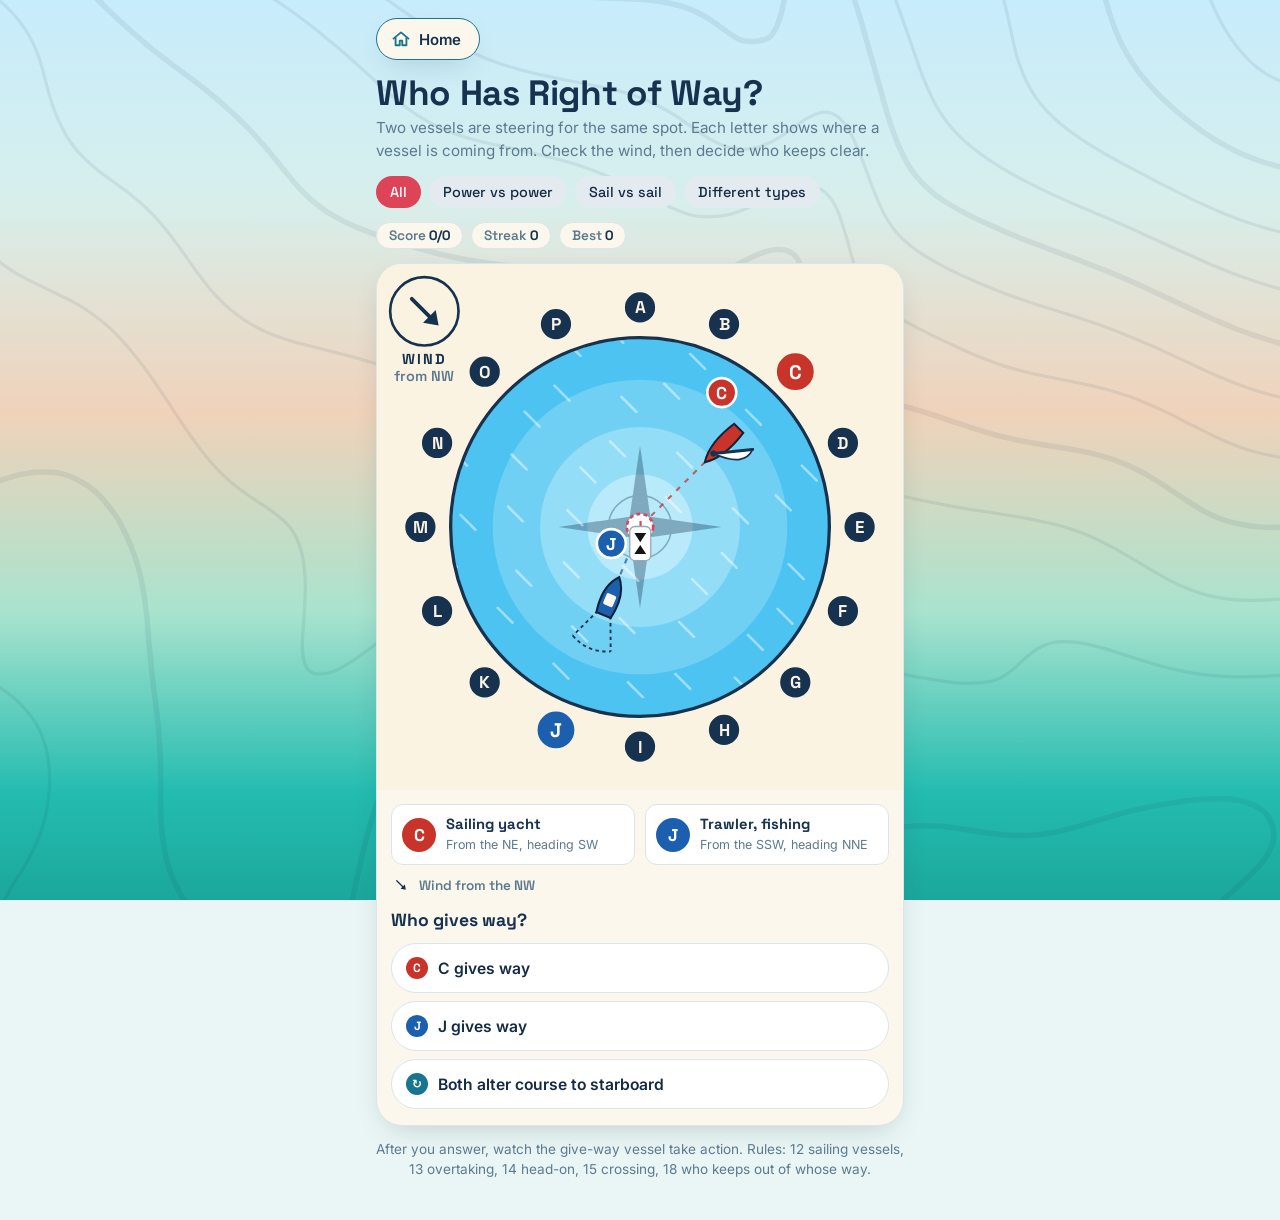
<file: right-of-way/index.html>
<!doctype html>
<html lang="en">
<head>
<meta charset="utf-8">
<meta name="viewport" content="width=device-width,initial-scale=1,viewport-fit=cover">
<title>Right of Way · Sailing Theory</title>
<meta name="description" content="Two vessels on a collision course: work out who gives way.">
<meta name="theme-color" content="#16324F">
<link rel="manifest" href="../manifest.json">
<link rel="icon" type="image/png" sizes="192x192" href="../icons/icon-192.png">
<link rel="apple-touch-icon" href="../icons/apple-touch-icon.png">
<link rel="preconnect" href="https://fonts.googleapis.com">
<link rel="stylesheet" href="https://fonts.googleapis.com/css2?family=Space+Grotesk:wght@500;600;700&family=Inter:wght@400;500;600;700&family=Playfair+Display:ital,wght@1,700&family=IBM+Plex+Mono:wght@500;600&display=swap">
<link rel="stylesheet" href="../shared/css/base.css">
<style>
/* Layout: one column — header, practice chips, score, then the chart card with the two vessels, the answer buttons and the explanation */
[hidden]{display:none!important}
main{max-width:560px;margin:0 auto;padding:calc(env(safe-area-inset-top,0px) + 18px) max(16px,env(safe-area-inset-right,0px)) calc(env(safe-area-inset-bottom,0px) + 40px) max(16px,env(safe-area-inset-left,0px));display:flex;flex-direction:column;gap:14px}
h1{font-size:clamp(1.6rem,6vw,2.2rem);color:var(--heading)}
.sub{color:var(--ink-muted);margin-top:4px;font-size:.95rem}
.chips{display:flex;flex-wrap:wrap;gap:8px}
.chip{border:0;background:var(--bg-sunk);color:var(--ink);font:500 .9rem var(--font-display);padding:7px 14px;border-radius:999px}
.chip[aria-pressed="true"]{background:var(--coral);color:#fff}
.stats{display:flex;gap:8px;flex-wrap:wrap}
.stat{background:var(--surface-ivory);border:1.5px solid var(--border);border-radius:999px;padding:4px 12px;font:600 .85rem var(--font-display);color:var(--ink-muted);font-variant-numeric:tabular-nums}
.stat b{color:var(--heading)}
.card{background:var(--surface-ivory);border:1.5px solid var(--border);border-radius:var(--radius-lg);box-shadow:var(--shadow);overflow:hidden}
.chart{display:block;width:100%;height:auto;background:#FBF3E2}
.vrow{display:grid;grid-template-columns:1fr 1fr;gap:10px;padding:14px 14px 0}
.vcard{display:grid;grid-template-columns:34px minmax(0,1fr);gap:10px;align-items:center;padding:10px;border-radius:var(--radius-sm);background:var(--bg-elevated);border:1.5px solid var(--border)}
.vcard .let{width:34px;height:34px;border-radius:50%;display:grid;place-items:center;color:#fff;font:700 17px var(--font-display)}
.vcard b{display:block;font:700 .92rem/1.25 var(--font-display);color:var(--heading)}
.vcard small{display:block;color:var(--ink-muted);font-size:.78rem;margin-top:2px}
.wind{margin:10px 14px 0;font:600 .85rem var(--font-display);color:var(--ink-muted);display:flex;align-items:center;gap:8px}
.wind svg{width:20px;height:20px}
.q{padding:14px 14px 0;font:700 1.1rem var(--font-display);color:var(--heading)}
.opts{display:grid;gap:8px;padding:12px 14px 16px}
.opt{display:flex;align-items:center;gap:10px;min-height:50px;padding:10px 14px;border-radius:999px;border:1.5px solid var(--border);background:var(--bg-elevated);color:var(--ink);font:600 .98rem var(--font-body);text-align:start}
.opt .dot{width:22px;height:22px;border-radius:50%;flex:none;display:grid;place-items:center;color:#fff;font:700 12px var(--font-display)}
.opt:not([disabled]):active{transform:scale(.985)}
.opt[disabled]{opacity:.55}
.opt.right{border-color:var(--ok);background:var(--ok-soft);opacity:1}
.opt.wrong{border-color:var(--coral);background:var(--bad-soft);opacity:1}
.result{margin:0 14px;padding:14px;border-radius:var(--radius-md);display:flex;flex-direction:column;gap:8px}
.result.ok{background:var(--ok-soft)}.result.bad{background:var(--bad-soft)}
.result h2{font-size:1.15rem}
.result.ok h2{color:var(--ok)}.result.bad h2{color:var(--coral-deep)}
.result p{font-size:.95rem;line-height:1.5}
.result .rule{font:600 .78rem var(--f-mono);color:var(--ink-muted);letter-spacing:.03em}
.result .note{font-size:.88rem;color:var(--ink-muted)}
.btns{display:grid;grid-template-columns:1fr 2fr;gap:10px;padding:14px}
.btn{border:0;min-height:48px;border-radius:999px;font:700 1rem var(--font-display)}
.btn.primary{background:var(--btn-primary);color:#fff}
.btn.ghost{background:var(--bg-sunk);color:var(--ink)}
.howto{font-size:.85rem;color:var(--ink-muted);text-align:center;line-height:1.45}
@keyframes blow{to{stroke-dashoffset:-60}}
.streak{animation:blow 2.4s linear infinite}
@media (prefers-reduced-motion:reduce){.streak{animation:none}}
</style>
</head>
<body>
<main>
  <nav class="mg-topnav"><a class="mg-home" href="../"><svg viewBox="0 0 24 24" aria-hidden="true"><path d="M3 11.5 12 4l9 7.5" fill="none" stroke="currentColor" stroke-width="2.2" stroke-linecap="round" stroke-linejoin="round"/><path d="M5.5 10v9.5h5v-5.5h3v5.5h5V10" fill="none" stroke="currentColor" stroke-width="2.2" stroke-linejoin="round"/></svg><span>Home</span></a></nav>
  <header>
    <h1>Who Has Right of Way?</h1>
    <p class="sub">Two vessels are steering for the same spot. Each letter shows where a vessel is coming from. Check the wind, then decide who keeps clear.</p>
  </header>
  <nav class="chips" id="chips" aria-label="Practice"></nav>
  <div class="stats"><span class="stat">Score <b id="s-score">0/0</b></span><span class="stat">Streak <b id="s-streak">0</b></span><span class="stat">Best <b id="s-best">0</b></span></div>

  <section class="card" aria-live="polite">
    <svg class="chart" id="chart" viewBox="0 0 400 400" role="img" aria-label="Two vessels on a collision course"></svg>
    <div class="vrow" id="vrow"></div>
    <div class="wind" id="wind"></div>
    <div class="q">Who gives way?</div>
    <div class="opts" id="opts"></div>
    <div class="result" id="result" hidden></div>
    <div class="btns" id="btns" hidden><button class="btn ghost" id="b-replay" type="button">Replay</button><button class="btn primary" id="b-next" type="button">Next situation</button></div>
  </section>
  <p class="howto">After you answer, watch the give-way vessel take action. Rules: 12 sailing vessels, 13 overtaking, 14 head-on, 15 crossing, 18 who keeps out of whose way.</p>
</main>

<script>
// ---------- basics ----------
const LET='ABCDEFGHIJKLMNOP'.split('');                     // 16 courses, A = north, clockwise every 22.5°
const PTS=['N','NNE','NE','ENE','E','ESE','SE','SSE','S','SSW','SW','WSW','W','WNW','NW','NNW'];
const C=['#C8332A','#1D5FAF'];                              // vessel 1 red, vessel 2 blue (nautical chart style)
const CX=200,CY=200;                                        // centre of the chart = where they would collide
const rad=d=>d*Math.PI/180;
const norm=a=>((a%360)+540)%360-180;                        // any angle -> -180..180
const vel=h=>[Math.sin(rad(h)),-Math.cos(rad(h))];          // heading -> direction on screen (y points down)
const brg=(dx,dy)=>(Math.atan2(dx,-dy)*180/Math.PI+360)%360;// direction -> bearing 0..360
const rnd=n=>Math.floor(Math.random()*n);
const pick=a=>a[rnd(a.length)];

// ---------- vessel types ----------
// cat decides the Rule 18 order. spd = rough speed, so overtaking can happen.
const TYPES={
 motor:    {name:'Motor boat',cat:'power',spd:2,draw:'motor'},
 ship:     {name:'Cargo ship',cat:'power',spd:1.5,draw:'ship'},
 tug:      {name:'Tug towing a barge',cat:'power',spd:.8,draw:'tug',note:'A tug towing normally is simply a power-driven vessel. She only counts as restricted in her ability to manoeuvre if the tow stops her turning away.'},
 motorsail:{name:'Yacht motor-sailing',cat:'power',spd:1.3,draw:'yacht',shape:'coneDown',note:'Sails up but engine running: she is a power-driven vessel (Rule 3). By day she shows a cone, point down.'},
 yacht:    {name:'Sailing yacht',cat:'sail',spd:1.2,draw:'yacht'},
 dinghy:   {name:'Sailing dinghy',cat:'sail',spd:1,draw:'dinghy'},
 fishing:  {name:'Trawler, fishing',cat:'fishing',spd:.7,draw:'fishing',shape:'cones'},
 nuc:      {name:'Ship not under command',cat:'nuc',spd:.5,draw:'ship',shape:'balls2'},
 dredger:  {name:'Dredger at work',cat:'ram',spd:.5,draw:'dredger',shape:'bdb'},
 tugram:   {name:'Tug towing, restricted',cat:'ram',spd:.6,draw:'tug',shape:'bdb',note:'This tug cannot turn away from her course because of the tow, so she is restricted in her ability to manoeuvre (ball-diamond-ball).'},
 cbd:      {name:'Tanker constrained by draught',cat:'cbd',spd:1.3,draw:'ship',shape:'cyl'}
};
const RANK={nuc:1,ram:1,cbd:2,fishing:3,sail:4,power:5};   // lower number = more priority (Rule 18)
const CATNAME={nuc:'vessel not under command',ram:'vessel restricted in her ability to manoeuvre',cbd:'vessel constrained by her draught',fishing:'vessel engaged in fishing',sail:'sailing vessel',power:'power-driven vessel'};
const POWER=['motor','ship','tug','motorsail'],SAIL=['yacht','dinghy'],ALLK=Object.keys(TYPES);
const isPow=t=>t.cat==='power'||t.cat==='cbd';             // a vessel constrained by draught is still power-driven

// ---------- make a situation ----------
// Both vessels are placed so that, on their present course and speed, they arrive at the centre together:
// a steady bearing and closing range, so risk of collision always exists.
const MODES=[['all','All'],['power','Power vs power'],['sail','Sail vs sail'],['mixed','Different types']];
function makeSituation(mode){
  if(mode==='all')mode=pick(['power','sail','mixed','mixed']); // a fair mix instead of mostly different types
  for(let tries=0;tries<5000;tries++){
    let k1,k2;
    if(mode==='power'){k1=pick(POWER);k2=pick(POWER)}
    else if(mode==='sail'){k1=pick(SAIL);k2=pick(SAIL)}
    else{k1=pick(ALLK);k2=pick(ALLK);if(mode==='mixed'&&RANK[TYPES[k1].cat]===RANK[TYPES[k2].cat])continue}
    const t=[TYPES[k1],TYPES[k2]];
    const idx=[rnd(16),rnd(16)];if(idx[0]===idx[1])continue;
    // about a third of the time (not sail vs sail) set up an overtaking: courses close together, one vessel well astern
    const forceOver=mode!=='sail'&&Math.random()<.3;
    if(forceOver)idx[1]=(idx[0]+pick([1,2,-1,-2])+16)%16;
    // letter = where she comes from, so she heads the opposite way, towards the centre
    const h=idx.map(i=>(i*22.5+180)%360),wi=rnd(16),w=wi*22.5;        // w = direction the wind blows FROM
    const rwa=h.map(x=>norm(w-x));                          // wind angle on each bow: + starboard, - port
    // sailing vessels can't point closer than 45° to the wind, and a dead run makes the tack unclear
    if(t.some((x,i)=>x.cat==='sail'&&(Math.abs(rwa[i])<45||Math.abs(rwa[i])>157.5)))continue;
    const s=t.map(x=>x.spd*(.55+Math.random()*.65));        // speeds vary, so one may be much faster (overtaking)
    let p=h.map((x,i)=>{const v=vel(x);return [-v[0]*s[i],-v[1]*s[i]]});
    const d=p.map(q=>Math.hypot(q[0],q[1])),m=Math.max(...d);
    const ratio=Math.min(...d)/m;if(ratio<.08)continue;    // the nearer vessel must not start on top of the centre
    const k=88/m;p=p.map(q=>[q[0]*k,q[1]*k]);
    if(forceOver){const dd=[80+rnd(9),8+rnd(18)];if(Math.random()<.5)dd.reverse();p=h.map((x,i)=>{const v=vel(x);return [-v[0]*dd[i],-v[1]*dd[i]]})}
    if(Math.hypot(p[0][0]-p[1][0],p[0][1]-p[1][1])<42)continue; // start far enough apart to read the picture
    const rb12=norm(brg(p[1][0]-p[0][0],p[1][1]-p[0][1])-h[0]); // where 2 is, seen from 1 (+ = starboard)
    const rb21=norm(brg(p[0][0]-p[1][0],p[0][1]-p[1][1])-h[1]);
    const near=(x,b,tol)=>Math.abs(Math.abs(x)-b)<tol;
    if(near(rb12,112.5,6)||near(rb21,112.5,6))continue;     // too close to the overtaking line to judge
    const bothPow=isPow(t[0])&&isPow(t[1]);
    const headOn=bothPow&&Math.abs(rb12)<6&&Math.abs(rb21)<6;
    if(bothPow&&!headOn&&Math.abs(rb12)<20&&Math.abs(rb21)<20)continue; // "nearly head-on": leave out, it's a judgement call
    let over=0;if(Math.abs(rb12)>112.5)over=2;else if(Math.abs(rb21)>112.5)over=1; // vessel number that is overtaking
    if(!over&&ratio<.45)continue;
    if(forceOver&&!over)continue;
    if(over&&t[over-1].spd<t[2-over].spd)continue;          // the overtaking vessel must be the faster type                           // only an overtaken vessel may start close to the centre (gives the overtaker sea room)
    let give,kind,rule,why=[],tack=null;
    const n1=0,n2=1,R=[RANK[t[0].cat],RANK[t[1].cat]];
    if(over){
      if(R[over-1]<3)continue;                              // a ship not under command / restricted / CBD overtaking: unrealistic
      give=over;kind='overtaking';rule='Rule 13';
    } else if(R[0]!==R[1]){
      give=R[0]>R[1]?1:2;kind='types';rule=t.some(x=>x.cat==='cbd')&&t[give-1].cat!=='nuc'&&t[give-1].cat!=='ram'?'Rule 18 (d)':'Rule 18';
    } else if(bothPow){
      if(headOn){give='both';kind='headon';rule='Rule 14'}
      else{give=rb12>0?1:2;kind='crossing';rule='Rule 15'}
    } else if(t[0].cat==='sail'){
      tack=rwa.map(x=>x>0?'starboard':'port');
      if(tack[0]!==tack[1]){give=tack[0]==='port'?1:2;kind='tacks';rule='Rule 12 (a)(i)'}
      else{
        const u=vel(w);                                     // pointing towards where the wind comes from
        const pr=p.map(q=>q[0]*u[0]+q[1]*u[1]);
        if(Math.abs(pr[0]-pr[1])<18)continue;               // windward vessel must be clear to see
        give=pr[0]>pr[1]?1:2;kind='windward';rule='Rule 12 (a)(ii)';
      }
    } else continue;                                        // two fishing / two restricted: no rule between them, leave out
    return {keys:[k1,k2],t,idx,h,w,wi,rwa,s,p,rb:[rb12,rb21],give,kind,rule,tack};
  }
}

// ---------- explanation ----------
function explain(S){
  const A=LET[S.idx[0]],B=LET[S.idx[1]],L=[A,B],t=S.t;
  const g=S.give==='both'?null:S.give-1,so=g===null?null:1-g;
  let main='';
  if(S.kind==='overtaking') main=`${L[g]} is coming up from more than 22.5° abaft ${L[so]}'s beam, so ${L[g]} is the overtaking vessel and must keep out of the way until she is past and clear (Rule 13). This beats every other rule, even for a sailing vessel overtaking a power-driven one.`;
  else if(S.kind==='types'){
    main=`${L[g]} is a ${CATNAME[t[g].cat]} and ${L[so]} is a ${CATNAME[t[so].cat]}. A ${CATNAME[t[g].cat]} keeps out of the way of a ${CATNAME[t[so].cat]} (Rule 18).`;
    if(t[so].cat==='cbd')main+=` Strictly, ${L[g]} must not impede a vessel constrained by her draught, and the tanker must navigate with particular caution (Rule 18 d).`;
  }
  else if(S.kind==='headon') main=`Two power-driven vessels meeting head-on, each seeing the other dead ahead. Both alter course to starboard so they pass port to port (Rule 14).`;
  else if(S.kind==='crossing') main=`Two power-driven vessels crossing. ${L[g]} has ${L[so]} on her own starboard side, so ${L[g]} gives way and should avoid crossing ahead, usually by turning to starboard and passing astern (Rule 15).`;
  else if(S.kind==='tacks') main=`${L[0]} has the wind on her ${S.tack[0]} side (${S.tack[0]} tack) and ${L[1]} on her ${S.tack[1]} side (${S.tack[1]} tack). On different tacks, the port-tack vessel keeps out of the way (Rule 12).`;
  else if(S.kind==='windward') main=`Both have the wind on their ${S.tack[0]} side (${S.tack[0]} tack). ${L[g]} is further upwind (to windward), and on the same tack the windward vessel keeps out of the way (Rule 12).`;
  let act=S.give==='both'?'':`Give-way vessel ${L[g]}: take early and substantial action (Rule 16). Stand-on vessel ${L[so]}: keep course and speed, but act if ${L[g]} does nothing (Rule 17).`;
  const notes=[...new Set(t.map(x=>x.note).filter(Boolean))];
  return {main,act,notes};
}

// ---------- drawing ----------
const hull=(l,w)=>`M0 ${-l} C${w} ${-l*.45} ${w} ${l*.35} ${w*.75} ${l} L${-w*.75} ${l} C${-w} ${l*.35} ${-w} ${-l*.45} 0 ${-l}Z`;
const HS='stroke="#0E2338" stroke-width="1.2"';
function sail(rwa,size){
  // boom swings to leeward: almost centred close-hauled, well out on a run
  const a=rad(Math.max(6,Math.min(80,(Math.abs(rwa)-30)*.65))),sx=rwa>0?-1:1;
  const my=-size*.3,ex=sx*Math.sin(a)*size,ey=my+Math.cos(a)*size;
  const qx=ex/2+sx*size*.5,qy=(my+ey)/2-size*.08;
  return `<path d="M0 ${my} Q${qx.toFixed(1)} ${qy.toFixed(1)} ${ex.toFixed(1)} ${ey.toFixed(1)}Z" fill="#FFFFFF" stroke="#16324F" stroke-width="1"/><line x1="0" y1="${my}" x2="${ex.toFixed(1)}" y2="${ey.toFixed(1)}" stroke="#16324F" stroke-width="1.8" stroke-linecap="round"/><circle cy="${my}" r="1.8" fill="#16324F"/>`;
}
function vessel(t,col,rwa){
  switch(t.draw){
    case'motor':return `<path d="M-3 12 L-10 32 M3 12 L10 32" stroke="#FFFFFF" stroke-width="2" opacity=".9"/><path d="${hull(13,6)}" fill="${col}" ${HS}/><rect x="-3.5" y="-2" width="7" height="7" rx="1.5" fill="#FBF7EC"/>`;
    case'ship':return `<path d="${hull(22,7.5)}" fill="${col}" ${HS}/><rect x="-4.5" y="-13" width="9" height="6" fill="#0E2338" opacity=".3"/><rect x="-4.5" y="-5" width="9" height="6" fill="#0E2338" opacity=".3"/><rect x="-6" y="9" width="12" height="7" rx="1" fill="#FBF7EC"/>`;
    case'tug':return `<line x1="0" y1="10" x2="0" y2="20" stroke="#16324F" stroke-width="1.2" stroke-dasharray="3 2"/><rect x="-6.5" y="20" width="13" height="18" rx="2" fill="#B9C9D3" stroke="#16324F"/><path d="${hull(11,6.5)}" fill="${col}" ${HS}/><rect x="-3" y="-4" width="6" height="6" rx="1" fill="#FBF7EC"/>`;
    case'yacht':return `<path d="${hull(14,5)}" fill="${col}" ${HS}/>${sail(rwa,23)}`;
    case'dinghy':return `<path d="${hull(9,4)}" fill="${col}" ${HS}/>${sail(rwa,15)}`;
    case'fishing':return `<path d="M-4 11 L-12 30 M4 11 L12 30 M-12 30 Q0 36 12 30" stroke="#16324F" stroke-width="1.1" stroke-dasharray="2 2" fill="none"/><path d="${hull(12,6)}" fill="${col}" ${HS}/><rect x="-3" y="-1" width="6" height="7" rx="1" fill="#FBF7EC"/>`;
    case'dredger':return `<path d="${hull(16,7)}" fill="${col}" ${HS}/><line x1="0" y1="-2" x2="15" y2="-12" stroke="#16324F" stroke-width="2"/><rect x="12" y="-16" width="7" height="6" rx="1" fill="#16324F"/><rect x="-5" y="6" width="10" height="7" rx="1" fill="#FBF7EC"/>`;
  }
  return '';
}
function dayShape(s){
  const k='#141414';
  const ball=y=>`<circle cy="${y}" r="3.2" fill="${k}"/>`,dia=y=>`<polygon points="0,${y-4} 3.2,${y} 0,${y+4} -3.2,${y}" fill="${k}"/>`;
  let g='';
  if(s==='balls2')g=ball(-4)+ball(4);
  if(s==='bdb')g=ball(-8)+dia(0)+ball(8);
  if(s==='cyl')g=`<rect x="-2.6" y="-5.5" width="5.2" height="11" fill="${k}"/>`;
  if(s==='coneDown')g=`<polygon points="-4.5,-3.5 4.5,-3.5 0,4" fill="${k}"/>`;
  if(s==='cones')g=`<polygon points="-4.5,-8 4.5,-8 0,-1" fill="${k}"/><polygon points="0,1 4.5,8 -4.5,8" fill="${k}"/>`;
  return `<rect x="-8" y="-13" width="16" height="26" rx="4" fill="#FFFFFF" stroke="#93A9B8"/>${g}`;
}
function badge(t,i){
  return `<g transform="translate(0 -40)"><circle r="11" fill="${C[i]}" stroke="#FFFFFF" stroke-width="2"/><text y="4.6" text-anchor="middle" font-family="Space Grotesk,sans-serif" font-weight="700" font-size="13" fill="#FFFFFF">${LET[S.idx[i]]}</text>${t.shape?`<g transform="translate(22 0)">${dayShape(t.shape)}</g>`:''}</g>`;
}
function ringLetter(i,sel){
  // a navy chart label for each of the 16 directions; the two in play take their vessel's colour
  const v=vel(i*22.5),x=CX+v[0]*167,y=CY+v[1]*167,on=sel>=0;
  return `<g transform="translate(${x.toFixed(1)} ${y.toFixed(1)})"><circle r="${on?15:12.5}" fill="${on?C[sel]:'#16324F'}" stroke="#FBF3E2" stroke-width="2"/><text y="${on?5.2:4.6}" text-anchor="middle" font-family="Space Grotesk,sans-serif" font-weight="700" font-size="${on?15:13}" fill="${on?'#FFFFFF':'#FBF3E2'}">${LET[i]}</text></g>`;
}
function windArrow(w,size){
  // arrow drawn pointing the way the wind blows (from w towards w+180)
  return `<g transform="rotate(${w+180})"><line x1="0" y1="${size*.75}" x2="0" y2="${-size*.45}" stroke="#16324F" stroke-width="${size*.16}" stroke-linecap="round"/><polygon points="0,${-size*.85} ${size*.38},${-size*.3} ${-size*.38},${-size*.3}" fill="#16324F"/></g>`;
}
function drawChart(){
  drawnHd[0]=drawnHd[1]=null;
  const el=document.getElementById('chart');
  let streaks='';for(let x=-150;x<=150;x+=30){const off=rnd(60);streaks+=`<line class="streak" x1="${x}" y1="-170" x2="${x}" y2="170" stroke="#FFFFFF" stroke-width="2" stroke-linecap="round" stroke-dasharray="16 44" style="stroke-dashoffset:${off}px;animation-delay:-${(off/25).toFixed(2)}s"/>`}
  let ring='';for(let i=0;i<16;i++)ring+=ringLetter(i,S.idx.indexOf(i));
  const tracks=S.p.map((q,i)=>`<line x1="${CX+q[0]}" y1="${CY+q[1]}" x2="${CX}" y2="${CY}" stroke="${C[i]}" stroke-width="1.6" stroke-dasharray="4 5" opacity=".75"/>`).join('');
  const boats=S.t.map((t,i)=>`<g id="v${i}"><g class="rot">${vessel(t,C[i],S.rwa[i])}</g>${badge(t,i)}</g>`).join('');
  el.innerHTML=`<defs><clipPath id="sea"><circle cx="${CX}" cy="${CY}" r="143"/></clipPath></defs>
   <circle cx="${CX}" cy="${CY}" r="143" fill="#4CC3F0"/><circle cx="${CX}" cy="${CY}" r="112" fill="#6FD0F4"/><circle cx="${CX}" cy="${CY}" r="76" fill="#93DDF7"/><circle cx="${CX}" cy="${CY}" r="40" fill="#B9EAFB"/>
   <g transform="translate(${CX} ${CY})" opacity=".35"><polygon points="0,-62 9,0 0,62 -9,0" fill="#16324F"/><polygon points="-62,0 0,9 62,0 0,-9" fill="#16324F"/><circle r="24" fill="none" stroke="#16324F" stroke-width="1.2"/></g>
   <g clip-path="url(#sea)"><g transform="translate(${CX} ${CY}) rotate(${S.w})" opacity=".45">${streaks}</g></g>
   <circle cx="${CX}" cy="${CY}" r="144" fill="none" stroke="#16324F" stroke-width="2.5"/>
   ${ring}
   <g transform="translate(36 36)"><circle r="26" fill="#FBF3E2" stroke="#16324F" stroke-width="2"/>${windArrow(S.w,18)}</g>
   <text x="36" y="76" text-anchor="middle" font-family="Space Grotesk,sans-serif" font-weight="700" font-size="11" letter-spacing="1.5" fill="#16324F">WIND</text>
   <text x="36" y="89" text-anchor="middle" font-family="Space Grotesk,sans-serif" font-weight="600" font-size="11" fill="#5C7A8F">from ${PTS[S.wi]}</text>
   ${tracks}
   <g id="mark"><circle cx="${CX}" cy="${CY}" r="10" fill="#FFFFFF" stroke="#DE4457" stroke-width="2" stroke-dasharray="3 2.5"/><text x="${CX}" y="${CY+4.5}" text-anchor="middle" font-family="Space Grotesk,sans-serif" font-weight="700" font-size="13" fill="#DE4457">!</text></g>
   ${boats}`;
  placeBoats(S.p.map(q=>[CX+q[0],CY+q[1]]),S.h);
}
const drawnHd=[null,null];
function placeBoats(pos,hd){
  pos.forEach((q,i)=>{const g=document.getElementById('v'+i);if(!g)return;
    g.setAttribute('transform',`translate(${q[0].toFixed(1)} ${q[1].toFixed(1)})`);
    const r=g.querySelector('.rot');
    // a boat with a sail re-trims it as she turns, so the boom stays on the side away from the wind
    if(S.t[i].draw==='yacht'||S.t[i].draw==='dinghy'){if(drawnHd[i]===null||Math.abs(norm(hd[i]-drawnHd[i]))>3){r.innerHTML=vessel(S.t[i],C[i],norm(S.w-hd[i]));drawnHd[i]=hd[i]}}
    r.setAttribute("transform",`rotate(${hd[i].toFixed(1)}) scale(1.3)`)});
}

// ---------- after answering: show the manoeuvre ----------
// The stand-on vessel keeps her course and speed (Rule 17). The give-way vessel (or both, head-on) takes
// early, substantial action (Rule 16): a clear turn to starboard, and she slows if needed. A manoeuvre is only
// shown if it obeys the rules:
//  - she passes at a safe distance, measured hull to hull including any tow or net (Rule 8)
//  - the give-way vessel never crosses ahead of the stand-on vessel (Rule 15)
//  - head-on, both pass port to port (Rule 14)
const DUR=4.2,MEET=3;                                       // seconds of animation; without action they meet at 3 s
const LEN={motor:[13,13],ship:[22,16],tug:[11,38],yacht:[14,14],dinghy:[9,9],fishing:[12,30],dredger:[16,16]}; // [bow, stern incl. tow/net] in drawing units
const CLEAR=18;                                             // minimum clear water between the two outlines
function outline(i,pos,hd){                                 // points along the vessel's centreline, bow to end of tow/net
  const [f,b]=LEN[S.t[i].draw].map(x=>x*1.3),v=vel(hd),pts=[];
  for(let k=0;k<=6;k++){const d=f-(f+b)*k/6;pts.push([pos[0]+v[0]*d,pos[1]+v[1]*d])}
  return pts;
}
function gap(pos,hd){                                       // distance between the two outlines, less half their beam
  const A=outline(0,pos[0],hd[0]),B=outline(1,pos[1],hd[1]);let m=1e9;
  for(const a of A)for(const b of B)m=Math.min(m,Math.hypot(a[0]-b[0],a[1]-b[1]));
  return m-12;
}
function simulate(plan,tEnd,collect){
  const pos=S.p.map(q=>[CX+q[0],CY+q[1]]),hd=[...S.h],sp=S.p.map(q=>Math.hypot(q[0],q[1])/MEET);
  const g=S.give==='both'?null:S.give-1,so=g===null?null:1-g;
  let minGap=1e9,frames=[],crossedAhead=false,prevAcross=null,cpa=null;const dt=1/30;
  for(let tt=0;tt<=tEnd+1e-9;tt+=dt){
    for(let i=0;i<2;i++){
      const pl=plan[i];let f=1;
      if(pl&&tt>.25){const k=Math.min(1,(tt-.25)/.7);hd[i]=S.h[i]+pl.turn*k;f=1-(1-pl.slow)*k}
      const v=vel(hd[i]);pos[i][0]+=v[0]*sp[i]*f*dt;pos[i][1]+=v[1]*sp[i]*f*dt;
    }
    const gp=gap(pos,hd);
    if(gp<minGap){minGap=gp;cpa=[norm(brg(pos[1][0]-pos[0][0],pos[1][1]-pos[0][1])-hd[0]),norm(brg(pos[0][0]-pos[1][0],pos[0][1]-pos[1][1])-hd[1])]}
    if(g!==null){                                           // did the give-way vessel cut across the stand-on vessel's bow?
      const v=vel(hd[so]),rx=pos[g][0]-pos[so][0],ry=pos[g][1]-pos[so][1];
      const along=rx*v[0]+ry*v[1],across=Math.sign(rx*v[1]-ry*v[0]);
      if(prevAcross!==null&&across!==0&&across!==prevAcross&&along>0&&along<220)crossedAhead=true;
      if(across!==0)prevAcross=across;
    }
    if(collect)frames.push([pos.map(q=>[...q]),[...hd]]);
  }
  const portToPort=cpa&&cpa[0]<0&&cpa[1]<0;
  const ok=minGap>CLEAR&&!crossedAhead&&(S.give!=='both'||portToPort);
  return {minGap,crossedAhead,portToPort,ok,frames};
}
function bestPlan(){
  // first choice: a turn to starboard (slowing down if needed); only if no starboard turn obeys the rules,
  // a turn to port that keeps away from the other vessel (never head-on: Rule 14 says starboard)
  const who=S.give==='both'?[0,1]:[S.give-1];
  const turns=S.give==='both'?[30,45,60,75]:[40,60,80,100,120];
  const sides=S.give==='both'?[1]:[1,-1];
  for(const side of sides)for(const sl of [1,.7,.5,.3,.15])for(const tu of turns){
    const plan=[null,null];who.forEach(i=>plan[i]={turn:tu*side,slow:sl});
    if(simulate(plan,DUR+1.5).ok)return {plan,ok:true};
  }
  const plan=[null,null];who.forEach(i=>plan[i]={turn:90,slow:.2});return {plan,ok:false};
}
let anim=null;
// bring the chart fully into view before the boats move (the answer buttons can be lower down the screen)
function showChart(then){
  const c=document.getElementById('chart'),r=c.getBoundingClientRect(),top=70; // leave room for the Home button
  if(r.top>=top&&r.bottom<=innerHeight){then();return}
  scrollTo({top:scrollY+r.top-top,behavior:'smooth'});
  setTimeout(then,550);
}
function play(){
  cancelAnimationFrame(anim);
  const {frames}=simulate(bestPlan().plan,DUR,true);
  document.getElementById('mark').style.opacity='.25';
  const t0=performance.now();                              // the first frame can arrive just before t0, hence Math.max(0, …)
  const step=now=>{const i=Math.max(0,Math.min(frames.length-1,Math.floor((now-t0)/1000*30)));placeBoats(frames[i][0],frames[i][1]);if(i<frames.length-1)anim=requestAnimationFrame(step)};
  if(matchMedia('(prefers-reduced-motion: reduce)').matches){const f=frames[frames.length-1];placeBoats(f[0],f[1]);return}
  anim=requestAnimationFrame(step);
}

// ---------- state + screen ----------
const KEY='st-right-of-way-v1';
let st={mode:'all',right:0,done:0,streak:0,best:0};
try{Object.assign(st,JSON.parse(localStorage.getItem(KEY)||'{}'))}catch(e){}
const save=()=>{try{localStorage.setItem(KEY,JSON.stringify(st))}catch(e){}};
let S=null,answered=false;

function renderStats(){
  document.getElementById('s-score').textContent=`${st.right}/${st.done}`;
  document.getElementById('s-streak').textContent=st.streak;
  document.getElementById('s-best').textContent=st.best;
  document.getElementById('chips').innerHTML=MODES.map(([k,n])=>`<button class="chip" type="button" data-m="${k}" aria-pressed="${st.mode===k}">${n}</button>`).join('');
}
function newSituation(){
  cancelAnimationFrame(anim);
  // skip the rare layouts where the give-way manoeuvre can't be shown with a clear gap
  for(let i=0;i<40;i++){S=makeSituation(st.mode);if(bestPlan().ok)break}
  answered=false;
  drawChart();
  document.getElementById('vrow').innerHTML=S.t.map((t,i)=>`<div class="vcard"><span class="let" style="background:${C[i]}">${LET[S.idx[i]]}</span><span><b>${t.name}</b><small>From the ${PTS[S.idx[i]]}, heading ${PTS[(S.idx[i]+8)%16]}</small></span></div>`).join('');
  document.getElementById('wind').innerHTML=`<svg viewBox="-20 -20 40 40" aria-hidden="true">${windArrow(S.w,16)}</svg>Wind from the ${PTS[S.wi]}`;
  const A=LET[S.idx[0]],B=LET[S.idx[1]];
  const opts=[[1,`${A} gives way`,C[0],A],[2,`${B} gives way`,C[1],B],['both','Both alter course to starboard','#17758F','↻']];
  document.getElementById('opts').innerHTML=opts.map(([v,txt,col,l])=>`<button class="opt" type="button" data-v="${v}"><span class="dot" style="background:${col}">${l}</span>${txt}</button>`).join('');
  document.getElementById('result').hidden=true;document.getElementById('btns').hidden=true;
  renderStats();
}
function answer(v){
  if(answered)return;answered=true;
  const ok=String(v)===String(S.give);
  st.done++;if(ok){st.right++;st.streak++;st.best=Math.max(st.best,st.streak)}else st.streak=0;save();
  document.querySelectorAll('.opt').forEach(b=>{b.disabled=true;
    if(b.dataset.v===String(S.give))b.classList.add('right');else if(b.dataset.v===String(v))b.classList.add('wrong')});
  const e=explain(S),L=S.idx.map(i=>LET[i]);
  // if the animation has to use a port turn, say why, so it doesn't look like a mistake
  const mv=bestPlan().plan.find(x=>x);
  if(mv&&mv.turn<0&&S.give!=='both')e.notes.unshift(`In the animation ${L[S.give-1]} turns to port: a turn to starboard here would take her across ${L[2-S.give]}'s bow or too close to her. The aim is always to pass well clear and astern (Rules 8 and 16).`);
  const head=S.give==='both'?'Both alter to starboard':`${L[S.give-1]} gives way, ${L[2-S.give]} stands on`;
  const r=document.getElementById('result');
  r.className='result '+(ok?'ok':'bad');
  r.innerHTML=`<h2>${ok?'Correct!':'Not quite.'} ${head}</h2><p>${e.main}</p>${e.act?`<p>${e.act}</p>`:''}${e.notes.map(n=>`<p class="note">${n}</p>`).join('')}<span class="rule">${S.rule}</span>`;
  r.hidden=false;document.getElementById('btns').hidden=false;
  renderStats();showChart(play);
}
document.getElementById('opts').addEventListener('click',e=>{const b=e.target.closest('.opt');if(b)answer(b.dataset.v)});
document.getElementById('chips').addEventListener('click',e=>{const b=e.target.closest('.chip');if(!b)return;st.mode=b.dataset.m;save();newSituation()});
document.getElementById('b-next').onclick=()=>{newSituation();window.scrollTo({top:0,behavior:'smooth'})};
document.getElementById('b-replay').onclick=()=>{cancelAnimationFrame(anim);placeBoats(S.p.map(q=>[CX+q[0],CY+q[1]]),S.h);showChart(()=>setTimeout(play,250))};
newSituation();
</script>
<script src="../shared/js/app.js"></script>
</body>
</html>
</file>
<file: shared/css/base.css>
/* Sailing Theory — shared theme (copied from Master GMDSS), taken from the Sail la Vie "Nautical" look:
   Space Grotesk headings, Inter text, Playfair Display italic wordmark,
   navy/teal/coral palette, ivory cards, pill buttons, reef gradient + depth-contour background.
   Every module links this file first, then its own stylesheet. */

:root{
  /* Sail la Vie palette */
  --bg:#EAF6F5; --bg-elevated:#FFFFFF; --bg-sunk:#E3EBF0;
  --ink:#142B44; --ink-muted:#5C7A8F; --ink-faint:#93A9B8;
  --navy:#16324F; --navy-deep:#0E2338; --navy-soft:#2C5F91;
  --gold:#C9A24B; --water:#BFE0EA; --coral:#DE4457; --coral-deep:#C23348;
  --teal:#17758F; --sunset-orange:#FB8258;
  --pastel-blue:#E9F5FD; --pastel-mint:#E7F7F2; --pastel-cream:#FEF5E1; --pastel-rose:#FDEDF0;
  --surface-ivory:#FBF7EC; --sheet-bg:#EFEAE0;
  --border:#DAE4EA; --shadow:0 10px 30px -12px rgba(20,43,68,0.25);
  --radius-lg:26px; --radius-md:18px; --radius-sm:12px;
  --font-display:'Space Grotesk',system-ui,sans-serif;
  --font-body:'Inter',system-ui,-apple-system,'Segoe UI',sans-serif;
  --font-wordmark:'Playfair Display',Georgia,serif;
  --bg-gradient:linear-gradient(180deg,#C7ECFC 0%,#D7EFEC 22%,#F0D2BA 46%,#A9E3CE 68%,#24BCB0 88%,#1CA79B 100%);
  --contour-opacity:.08;

  /* names used inside the modules, mapped onto the palette above */
  --paper:var(--surface-ivory); --muted:var(--ink-muted); --line:var(--border);
  --accent:var(--coral); --accent-soft:#FBE3E6; --sea:var(--teal); --sea-soft:#E1F1F4;
  --ok:#1E8A5A; --ok-soft:#E3F4EC; --bad:var(--coral-deep); --bad-soft:#FBE4E6; --hi:var(--pastel-cream);
  --f-display:var(--font-display); --f-body:var(--font-body); --f-mono:'IBM Plex Mono',ui-monospace,Consolas,monospace;
  --btn-primary:linear-gradient(90deg,var(--navy),var(--teal));
  --heading:var(--navy);
  color-scheme:light;
}
@media (prefers-color-scheme: dark){:root:not([data-theme="light"]){
  --bg:#0A1622; --bg-elevated:#122236; --bg-sunk:#0E1B2A;
  --ink:#E9F0F5; --ink-muted:#8FA8BC; --ink-faint:#5C7488;
  --navy:#2C5F91; --navy-deep:#16324F; --navy-soft:#3E76AC;
  --gold:#D9BB6E; --water:#1D3A4E; --coral:#E1725F; --coral-deep:#C85742;
  --teal:#3FA9C2; --sunset-orange:#E1725F;
  --pastel-blue:#132C42; --pastel-mint:#0F3030; --pastel-cream:#2C2819; --pastel-rose:#33202A;
  --surface-ivory:var(--bg-elevated); --sheet-bg:var(--bg);
  --border:#1E3448; --shadow:0 10px 30px -12px rgba(0,0,0,0.5);
  --bg-gradient:var(--bg); --contour-opacity:.032;
  --accent-soft:#3a2219; --sea-soft:#14303f; --ok:#5fcf7a; --ok-soft:#173222; --bad-soft:#3a1c1b;
  --heading:var(--ink);
  color-scheme:dark}}
:root[data-theme="dark"]{
  --bg:#0A1622; --bg-elevated:#122236; --bg-sunk:#0E1B2A;
  --ink:#E9F0F5; --ink-muted:#8FA8BC; --ink-faint:#5C7488;
  --navy:#2C5F91; --navy-deep:#16324F; --navy-soft:#3E76AC;
  --gold:#D9BB6E; --water:#1D3A4E; --coral:#E1725F; --coral-deep:#C85742;
  --teal:#3FA9C2; --sunset-orange:#E1725F;
  --pastel-blue:#132C42; --pastel-mint:#0F3030; --pastel-cream:#2C2819; --pastel-rose:#33202A;
  --surface-ivory:var(--bg-elevated); --sheet-bg:var(--bg);
  --border:#1E3448; --shadow:0 10px 30px -12px rgba(0,0,0,0.5);
  --bg-gradient:var(--bg); --contour-opacity:.032;
  --accent-soft:#3a2219; --sea-soft:#14303f; --ok:#5fcf7a; --ok-soft:#173222; --bad-soft:#3a1c1b;
  --heading:var(--ink);
  color-scheme:dark}

/* background: reef gradient with the faint depth contours of a nautical chart on top */
*{box-sizing:border-box}
html{background-color:var(--bg);min-height:100%}
html::before{content:"";position:fixed;inset:0;z-index:-2;pointer-events:none;background:var(--bg-gradient)}
body{margin:0;background:transparent;color:var(--ink);font:15px/1.5 var(--font-body);-webkit-font-smoothing:antialiased;isolation:isolate;min-height:100vh}
body::before{content:"";position:fixed;inset:0;z-index:-1;pointer-events:none;background:url("../img/contour.svg") center/cover no-repeat;opacity:var(--contour-opacity)}
@media print{html{background:#fff}html::before,body::before{display:none}}
h1,h2,h3{font-family:var(--font-display);margin:0;line-height:1.1;letter-spacing:-.01em;text-wrap:balance}
p{margin:0}
button,input,textarea,select{font:inherit;color:inherit}
button{cursor:pointer}
:focus-visible{outline:2px solid var(--teal);outline-offset:2px}

/* shared pieces */
.mg-wordmark{font-family:var(--font-wordmark);font-style:italic;font-weight:700;color:var(--navy)}
.eyebrow{font-family:var(--font-display);font-size:12px;font-weight:600;letter-spacing:.14em;text-transform:uppercase;color:var(--ink-muted)}
.section-divider{display:flex;align-items:center;gap:12px;color:var(--navy)}
.section-divider::before,.section-divider::after{content:"";flex:1;height:1.5px;background:currentColor;opacity:.5}
.section-divider span{font-family:var(--font-display);font-size:13px;font-weight:700;letter-spacing:.18em;text-transform:uppercase}
.tint-blue{background:var(--pastel-blue)!important;border-color:var(--navy-soft)!important}
.tint-mint{background:var(--pastel-mint)!important;border-color:var(--teal)!important}
.tint-cream{background:var(--pastel-cream)!important;border-color:var(--gold)!important}
.tint-rose{background:var(--pastel-rose)!important;border-color:var(--coral)!important}
.mg-back{display:inline-flex;align-items:center;gap:6px;font-family:var(--font-display);font-size:12px;font-weight:700;letter-spacing:.14em;text-transform:uppercase;color:var(--teal);text-decoration:none}
@media (prefers-color-scheme: dark){:root:not([data-theme="light"]) .section-divider{color:var(--ink-muted)}}
:root[data-theme="dark"] .section-divider{color:var(--ink-muted)}

/* the Home button at the top of every module page: always visible while scrolling */
.mg-topnav{position:sticky;top:calc(env(safe-area-inset-top,0px) + 10px);z-index:60;display:flex;pointer-events:none}
.mg-home{pointer-events:auto;display:inline-flex;align-items:center;gap:8px;height:42px;padding:0 18px 0 14px;border-radius:999px;
  background:var(--surface-ivory);border:1.5px solid var(--teal);color:var(--heading);font:600 15px var(--font-body);text-decoration:none;box-shadow:var(--shadow)}
.mg-home svg{width:20px;height:20px;color:var(--teal)}
.mg-home:active{transform:scale(.97)}
@media print{.mg-topnav{display:none}}

/* a second pill next to Home that goes back to the section menu (Simulators, Exams, Study) */
.mg-topnav{gap:8px}
.mg-up{padding:0 16px 0 12px;border-color:var(--border)}
.mg-up span[aria-hidden]{font-size:20px;line-height:1;color:var(--teal);margin-top:-2px}

/* section menu pages (Study, Simulators, Exams, Scenarios): a heading, then one row per item */
.mg-hub{max-width:560px;margin:0 auto;padding-inline:max(16px,env(safe-area-inset-left,0px)) max(16px,env(safe-area-inset-right,0px));padding-block:calc(env(safe-area-inset-top,0px) + 18px) 48px;display:grid;gap:14px}
.mg-hub header h1{font-size:clamp(1.9rem,6vw,2.4rem);color:var(--heading)}
.mg-hub header p{color:var(--ink-muted);margin-top:6px}
.mg-list{display:grid;gap:10px}
.mg-item{display:grid;grid-template-columns:52px minmax(0,1fr) auto;gap:14px;align-items:center;min-height:76px;padding:12px 14px;border-radius:var(--radius-md);
  background:var(--surface-ivory);border:1.5px solid var(--border);box-shadow:var(--shadow);color:var(--ink);text-decoration:none}
.mg-item svg{width:52px;height:52px}
.mg-item b{display:block;font:700 16px var(--font-display);color:var(--heading)}
.mg-item small{display:block;font-size:13px;color:var(--ink-muted);line-height:1.35;margin-top:2px}
.mg-item::after{content:"›";font-size:26px;color:var(--teal);line-height:1}
a.mg-item:active{transform:scale(.985)}
.mg-item.soon{opacity:.62;box-shadow:none}
.mg-item.soon::after{content:none}
.mg-tag{padding:3px 9px;border-radius:999px;font:700 10px var(--font-display);letter-spacing:.06em;text-transform:uppercase;background:var(--navy);color:#fff;white-space:nowrap}
.mg-note{font-size:13px;color:var(--ink-muted);text-align:center}
.mg-note a{color:var(--teal);font-weight:600}

/* menu icons are drawn in the light palette; in dark mode they sit on a light chip so the navy parts stay visible */
.mg-item svg,.qcard svg{border-radius:14px}
@media (prefers-color-scheme: dark){:root:not([data-theme="light"]) .mg-item svg,:root:not([data-theme="light"]) .qcard svg{background:#DCE8EF;padding:4px}}
:root[data-theme="dark"] .mg-item svg,:root[data-theme="dark"] .qcard svg{background:#DCE8EF;padding:4px}
</file>
